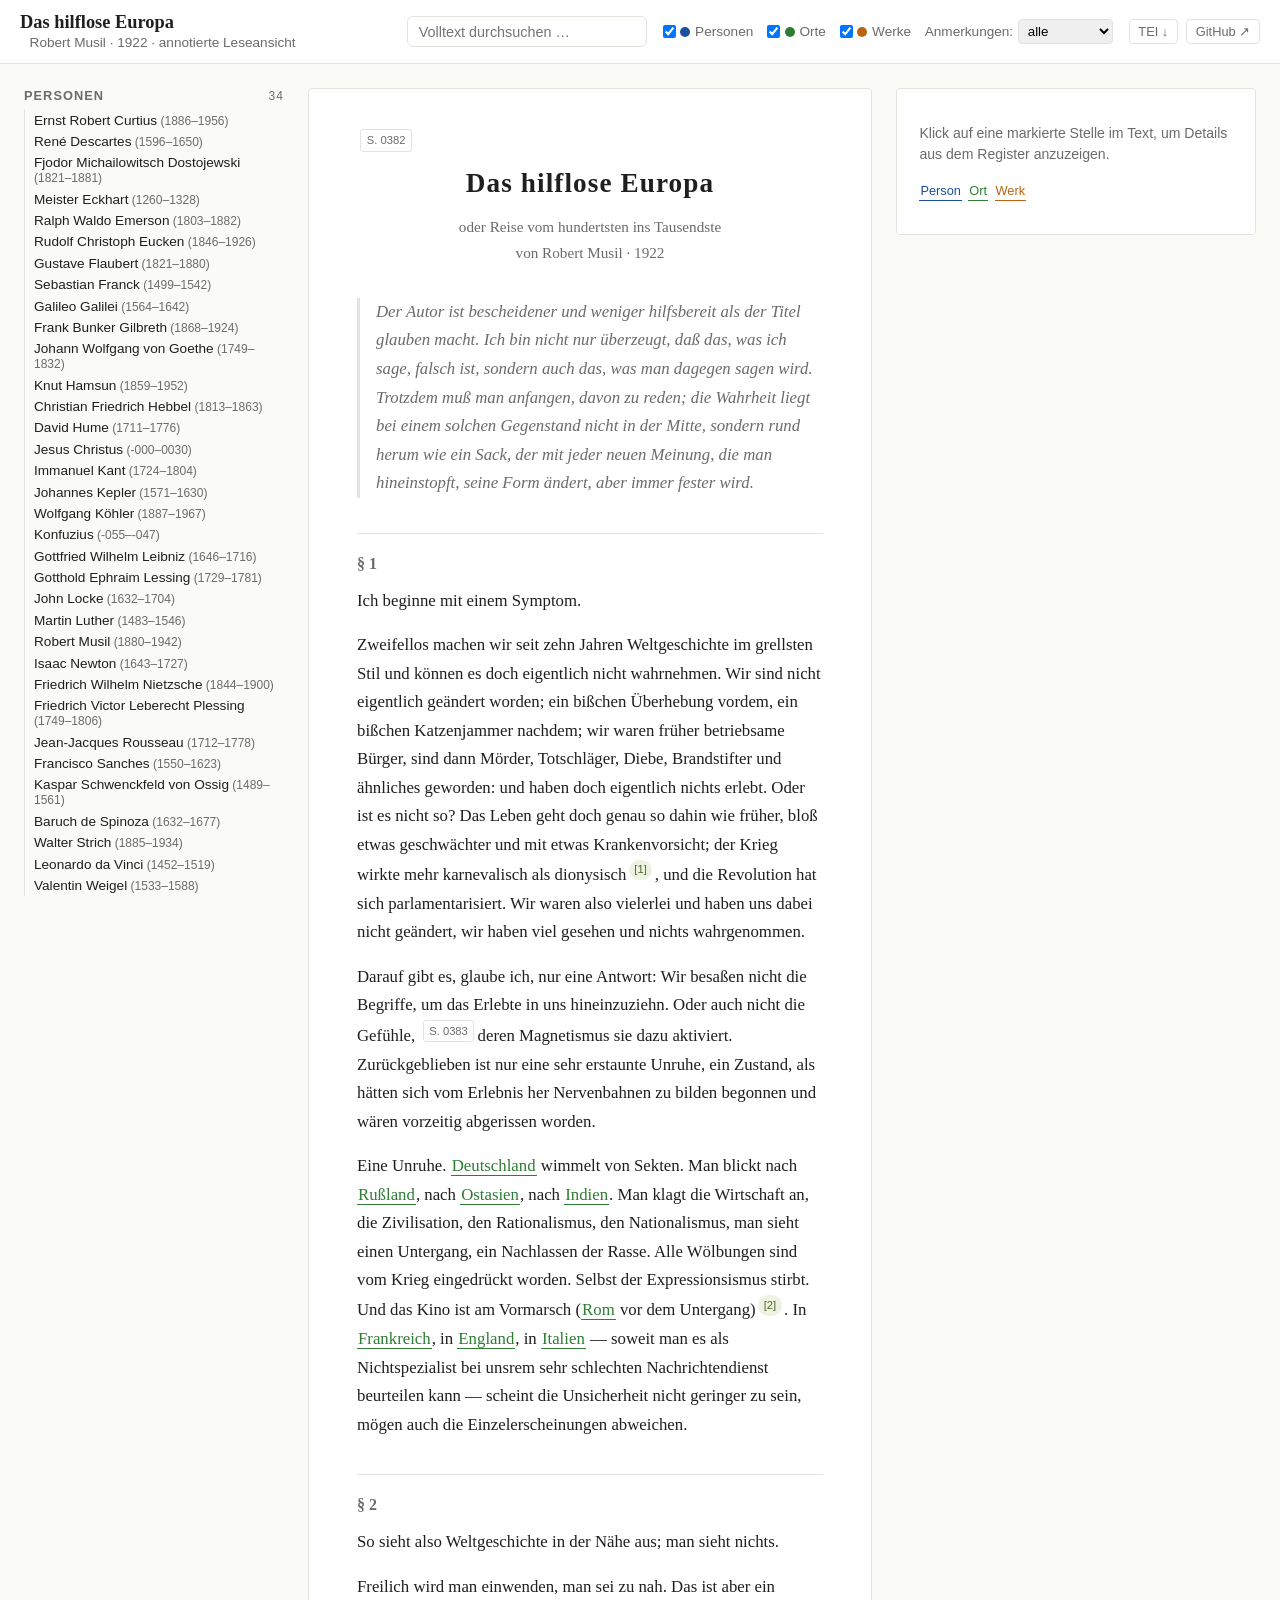
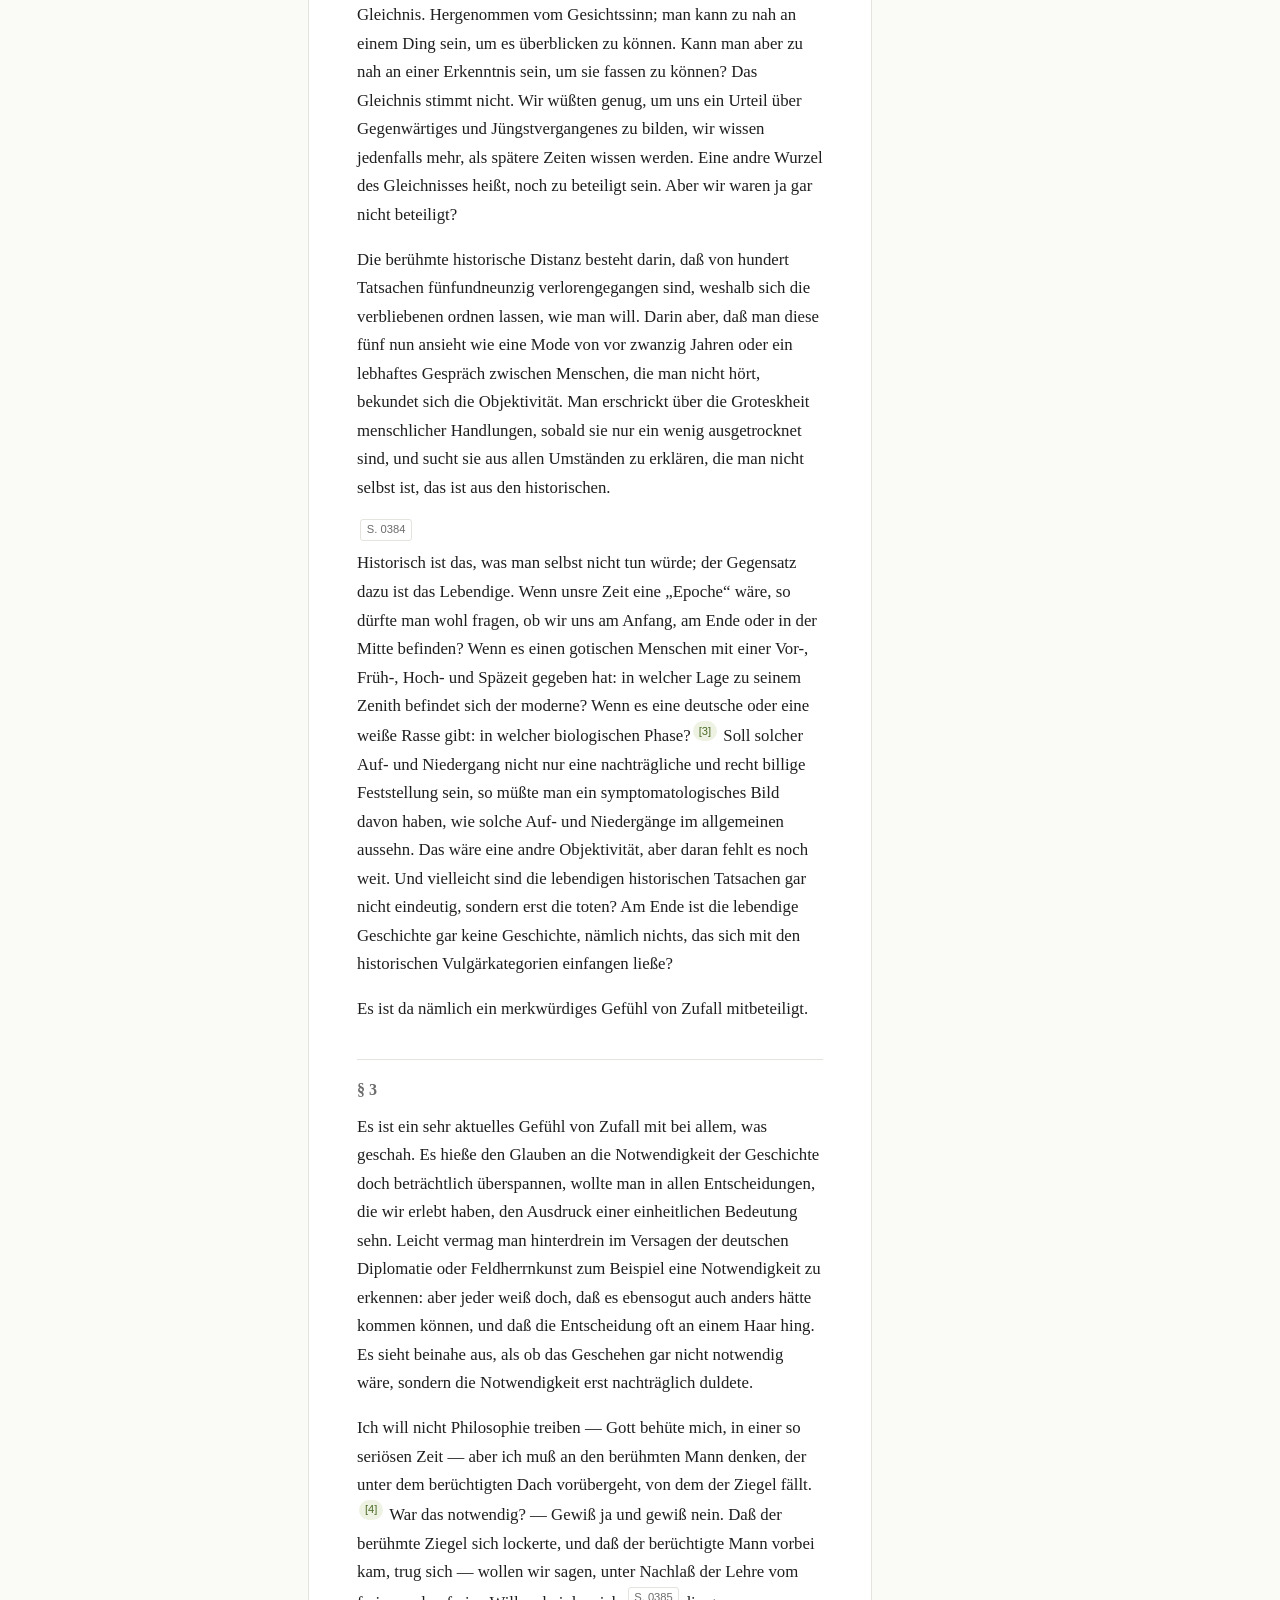
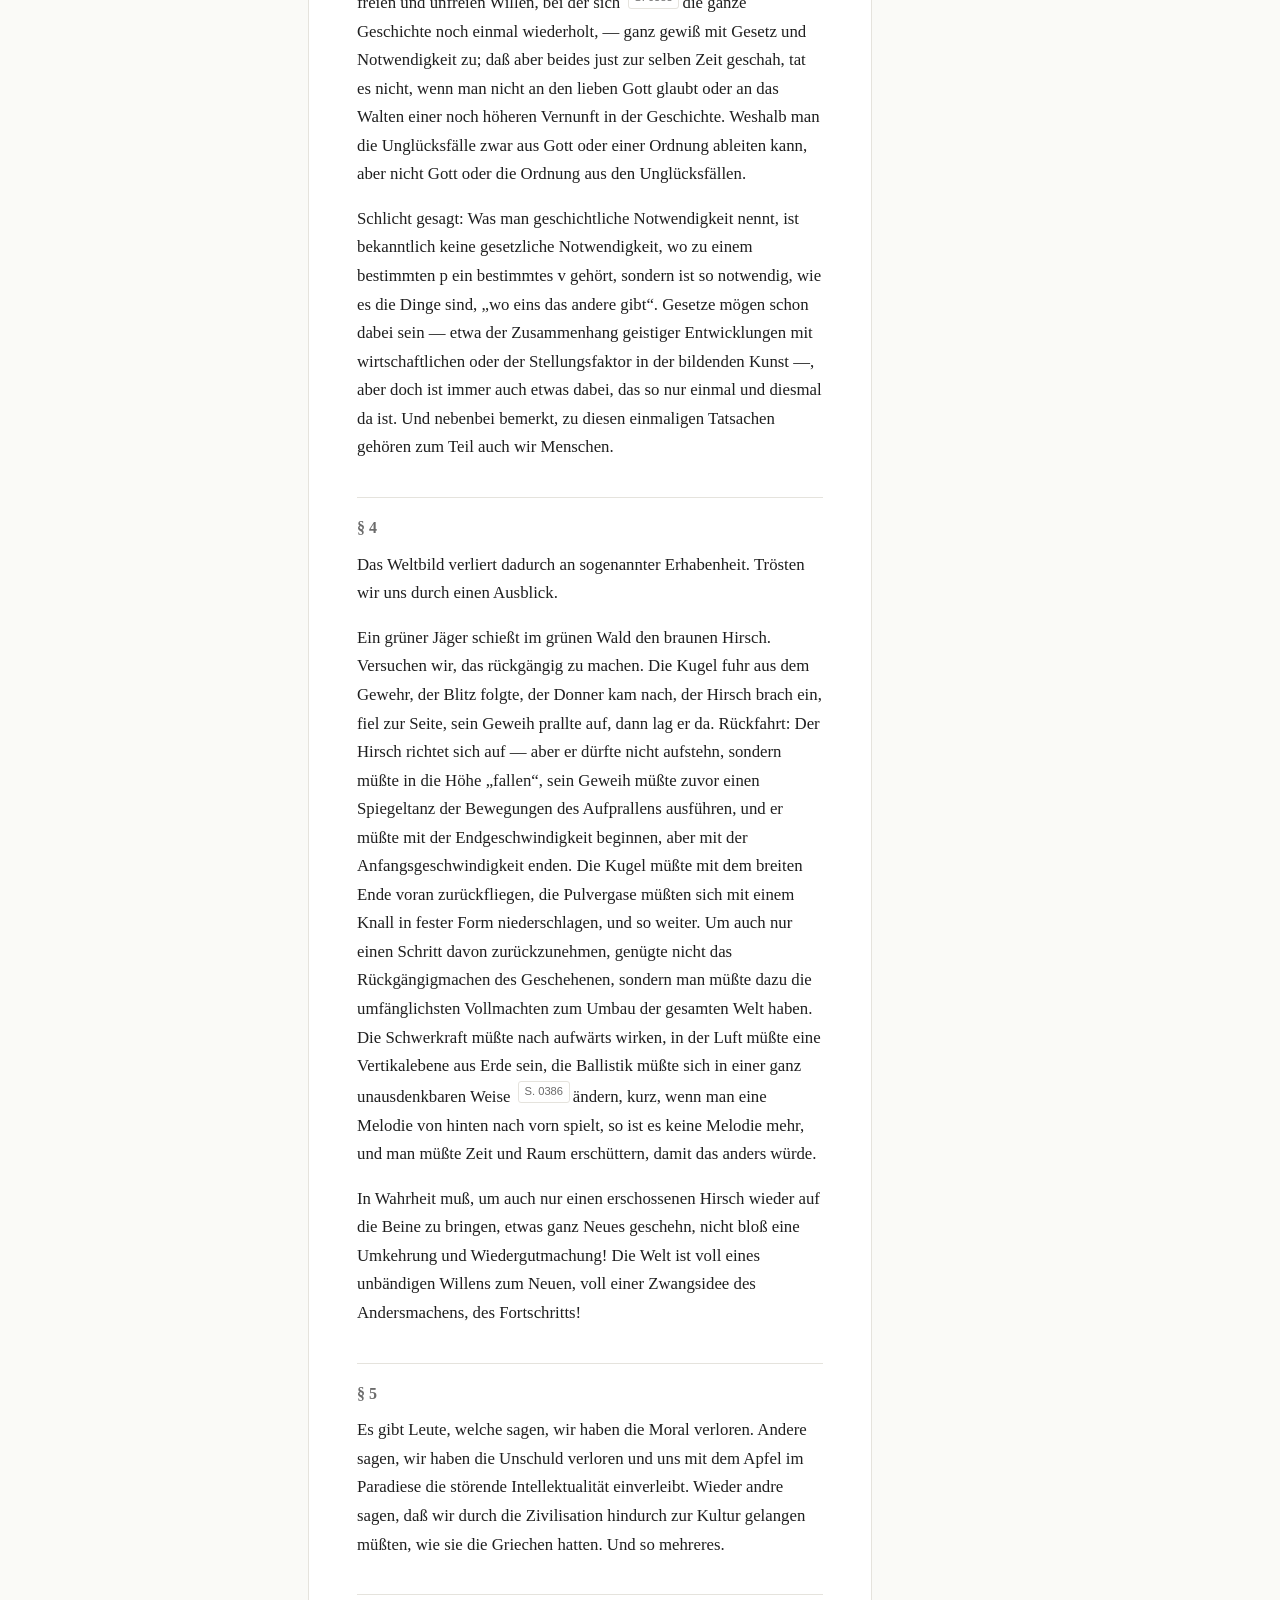
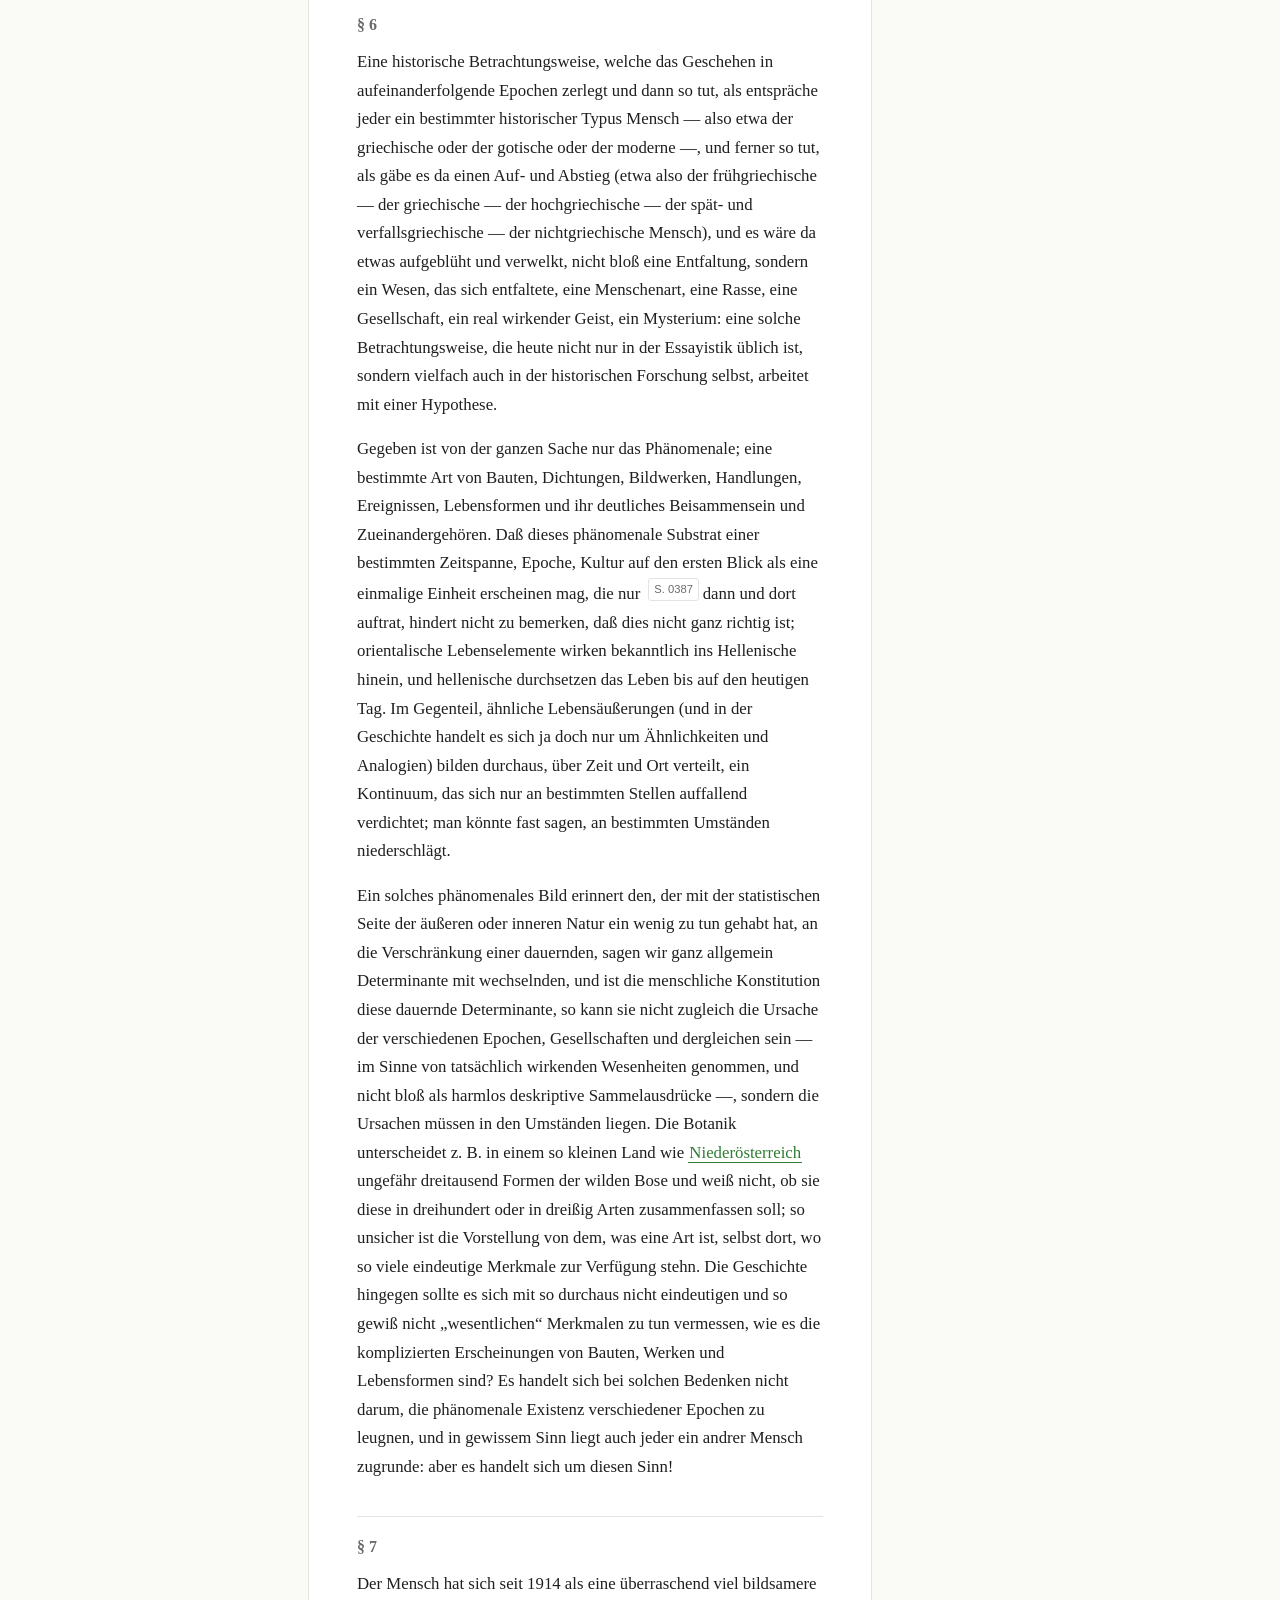
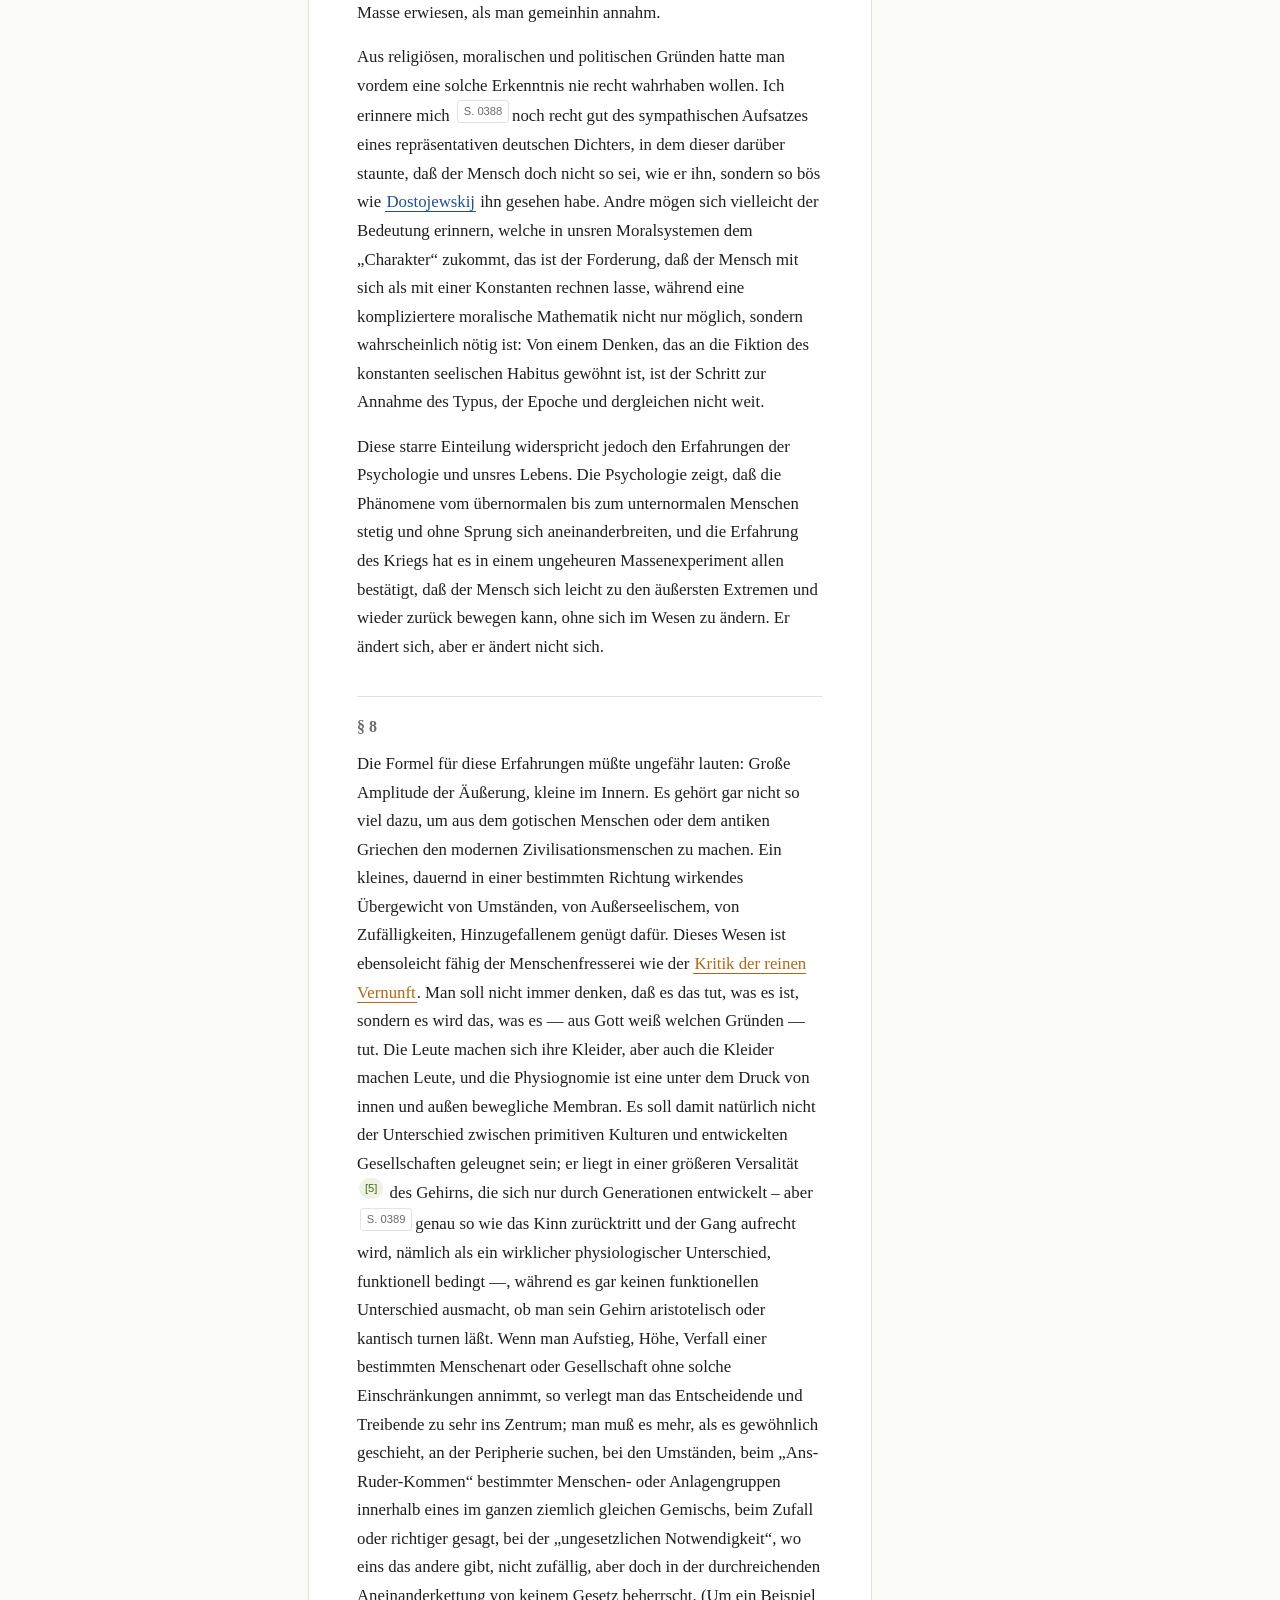
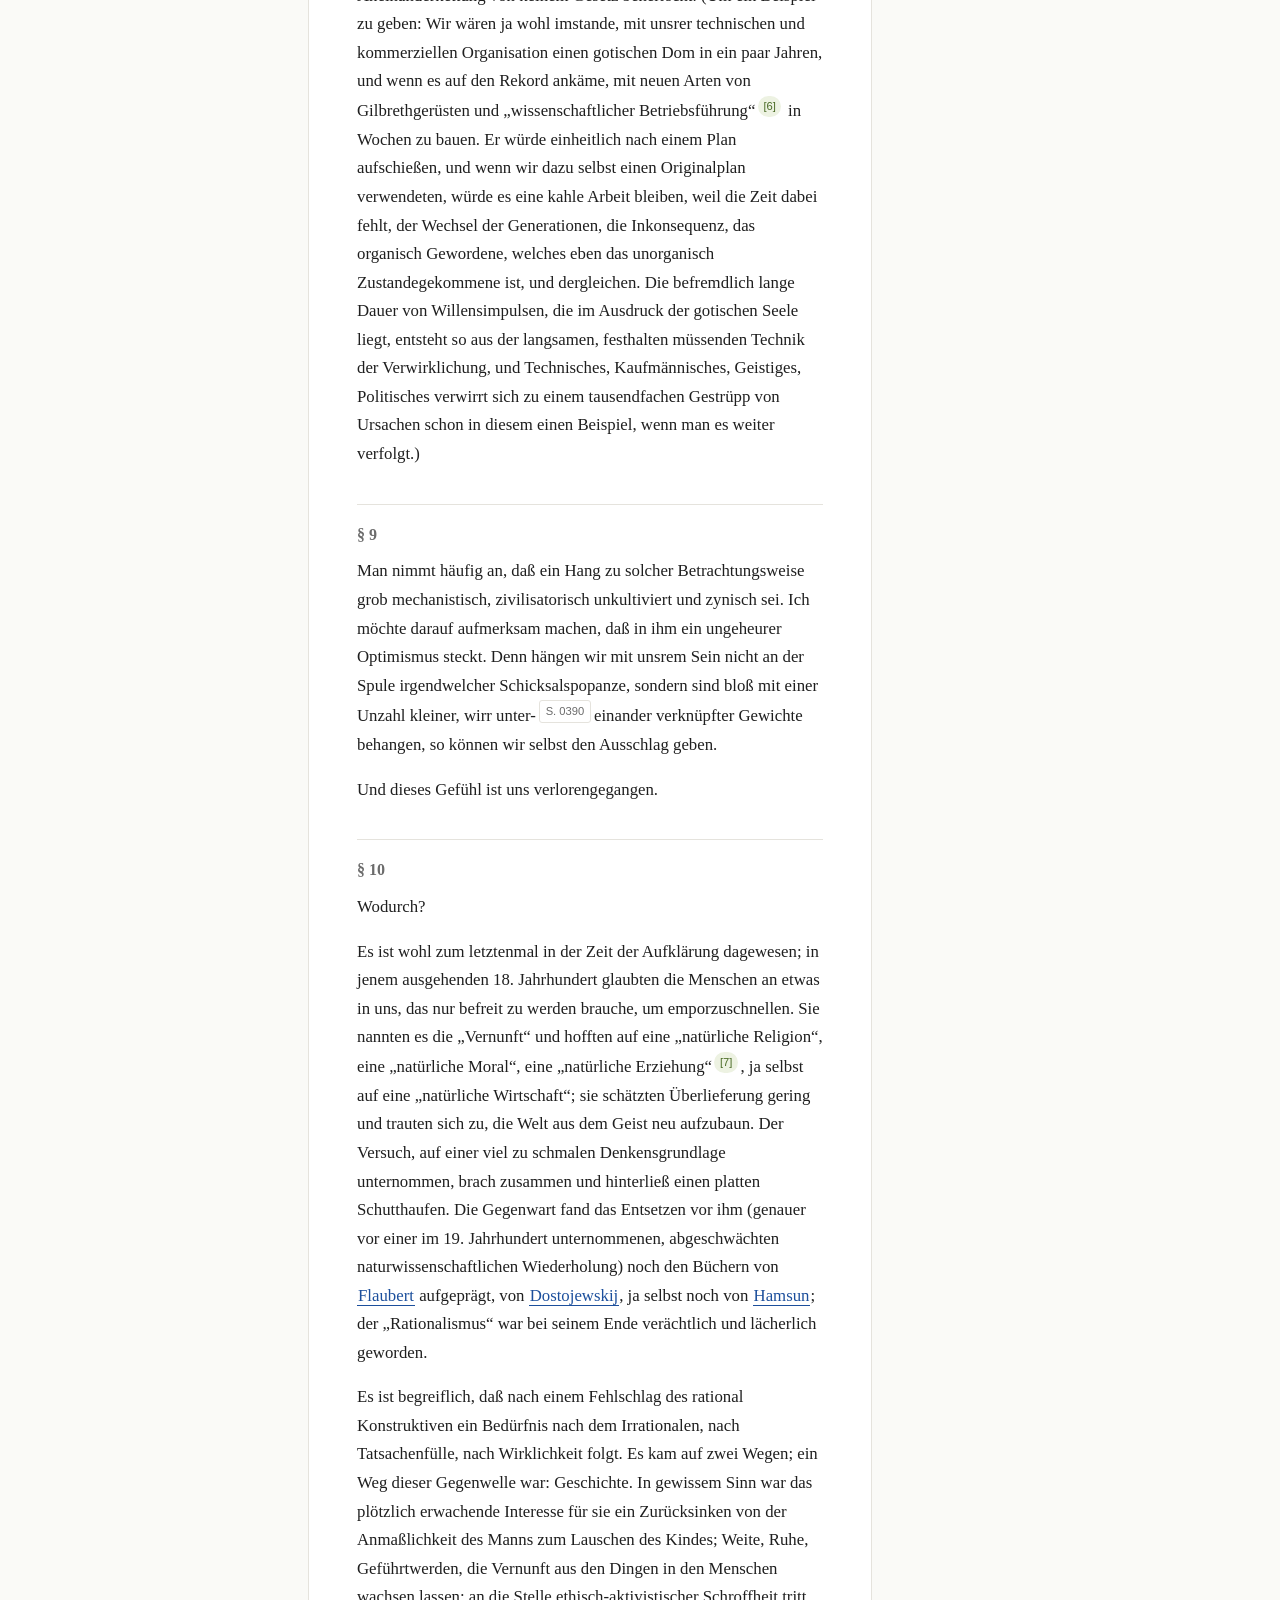
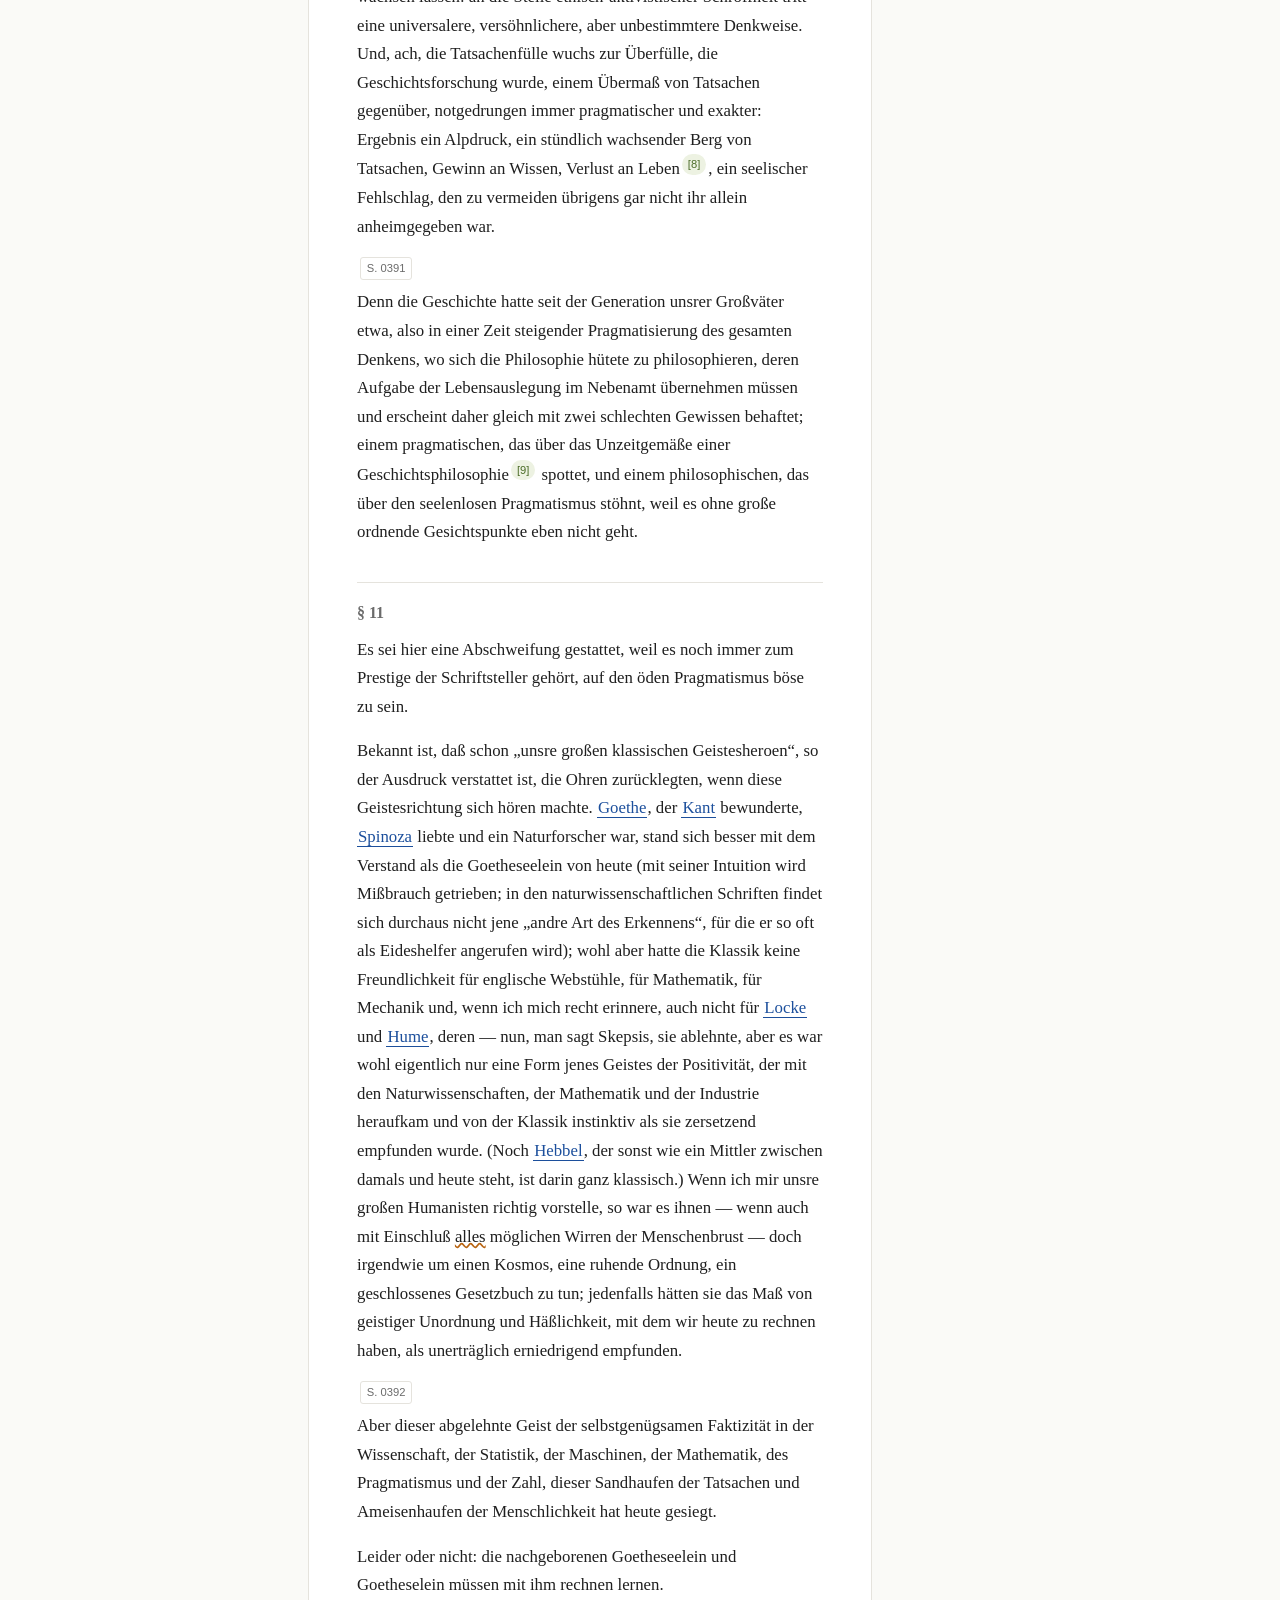
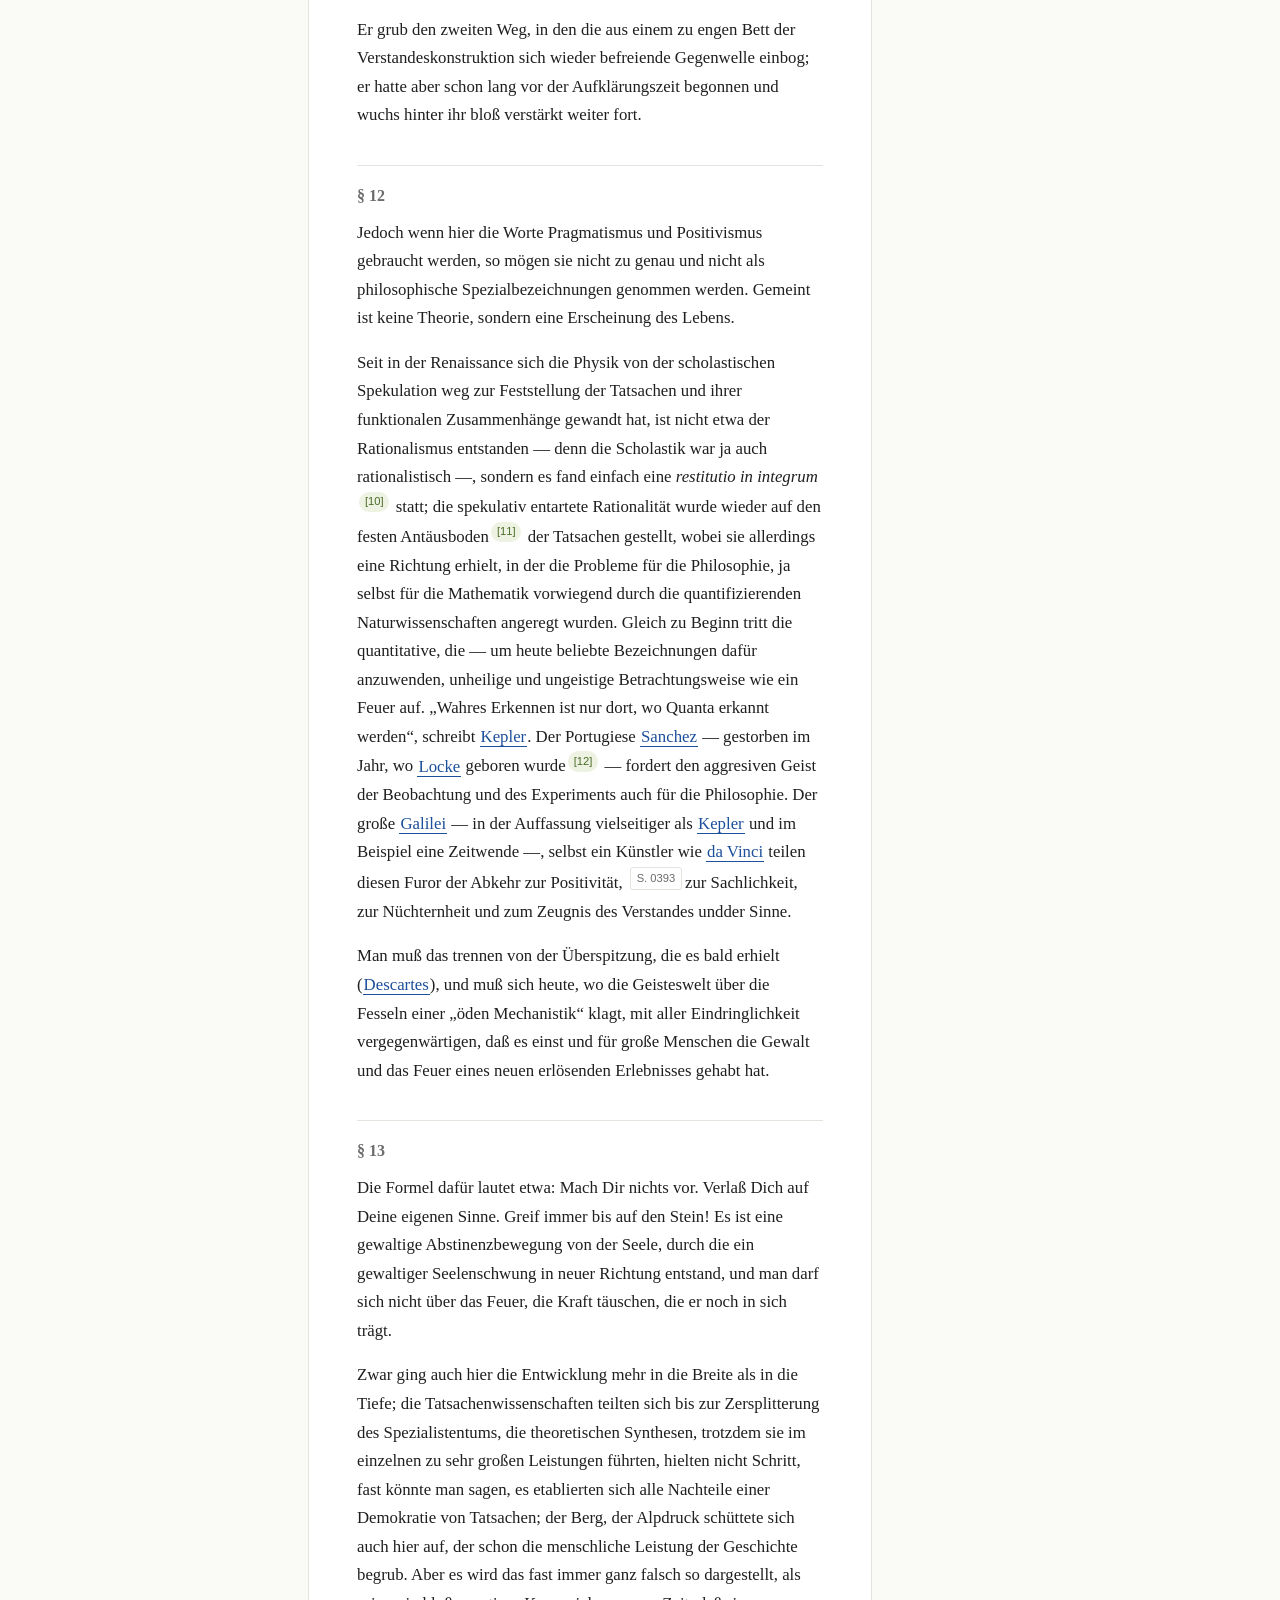
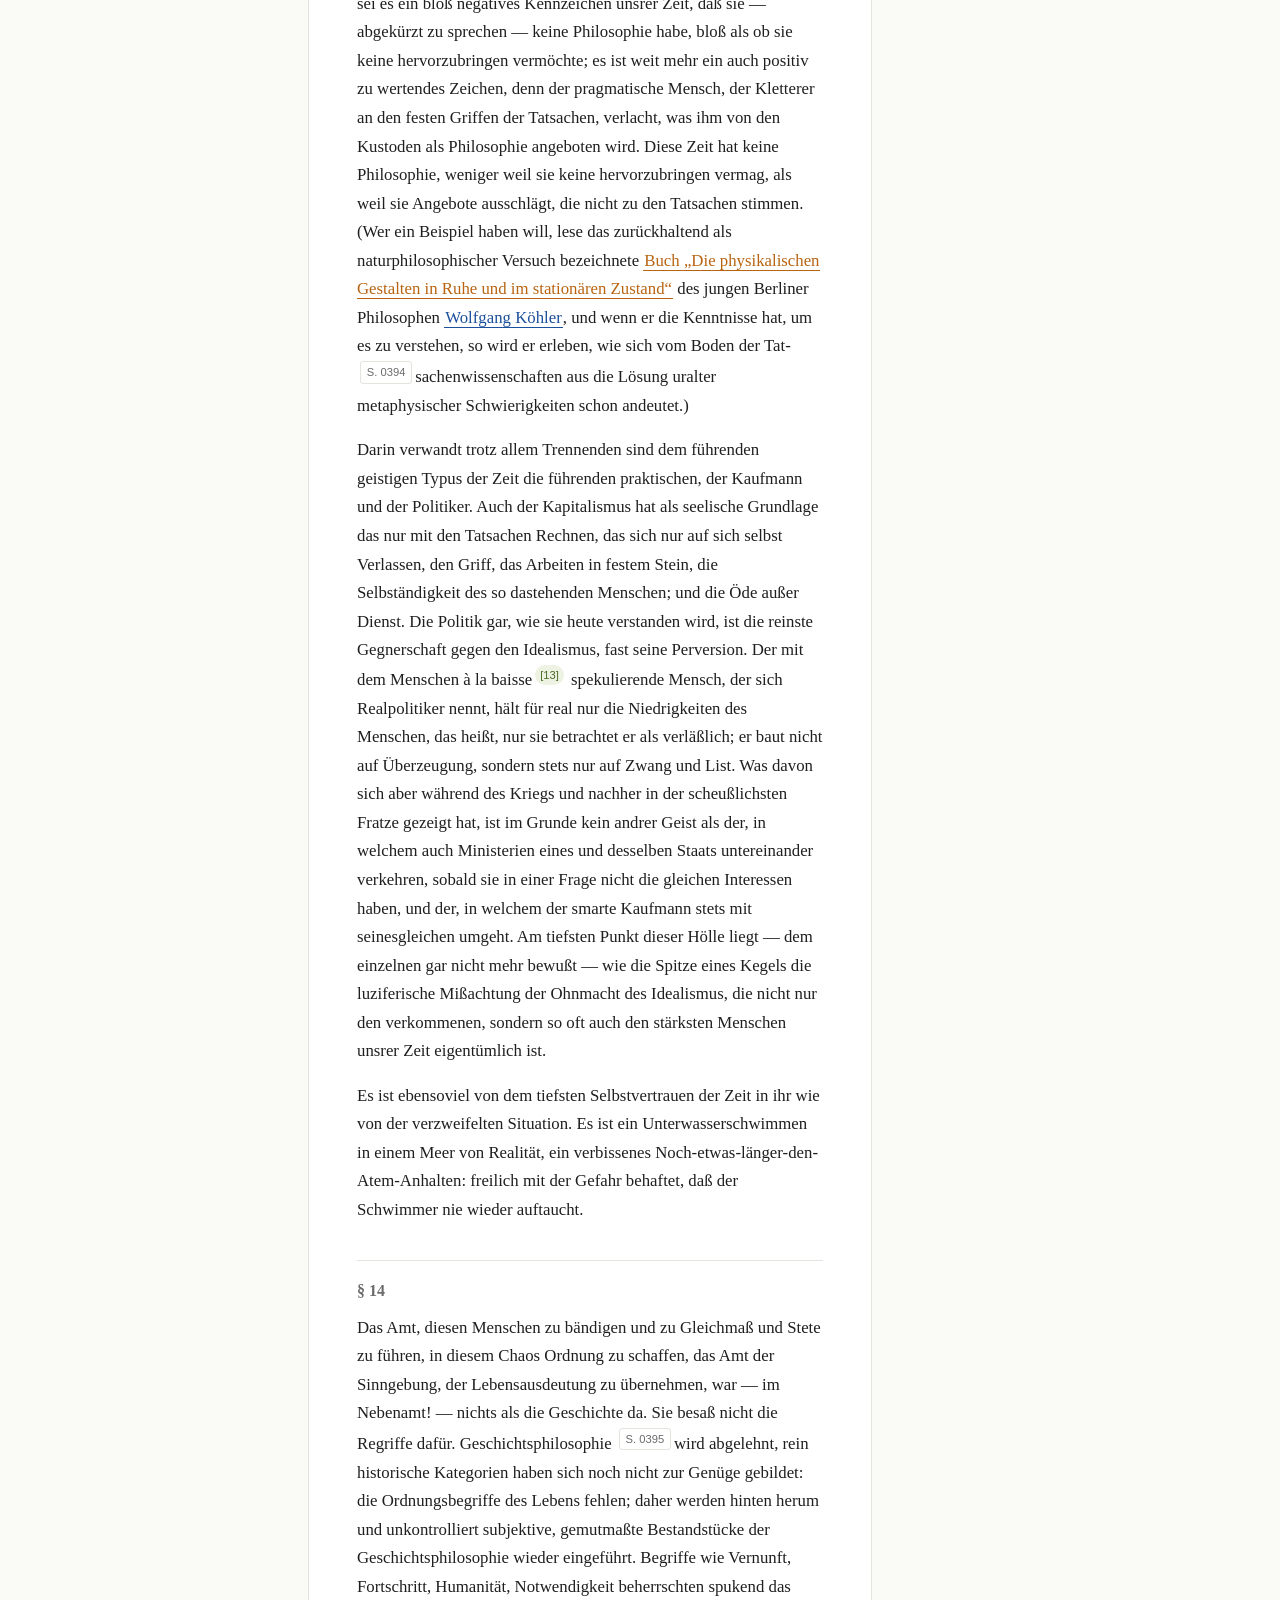
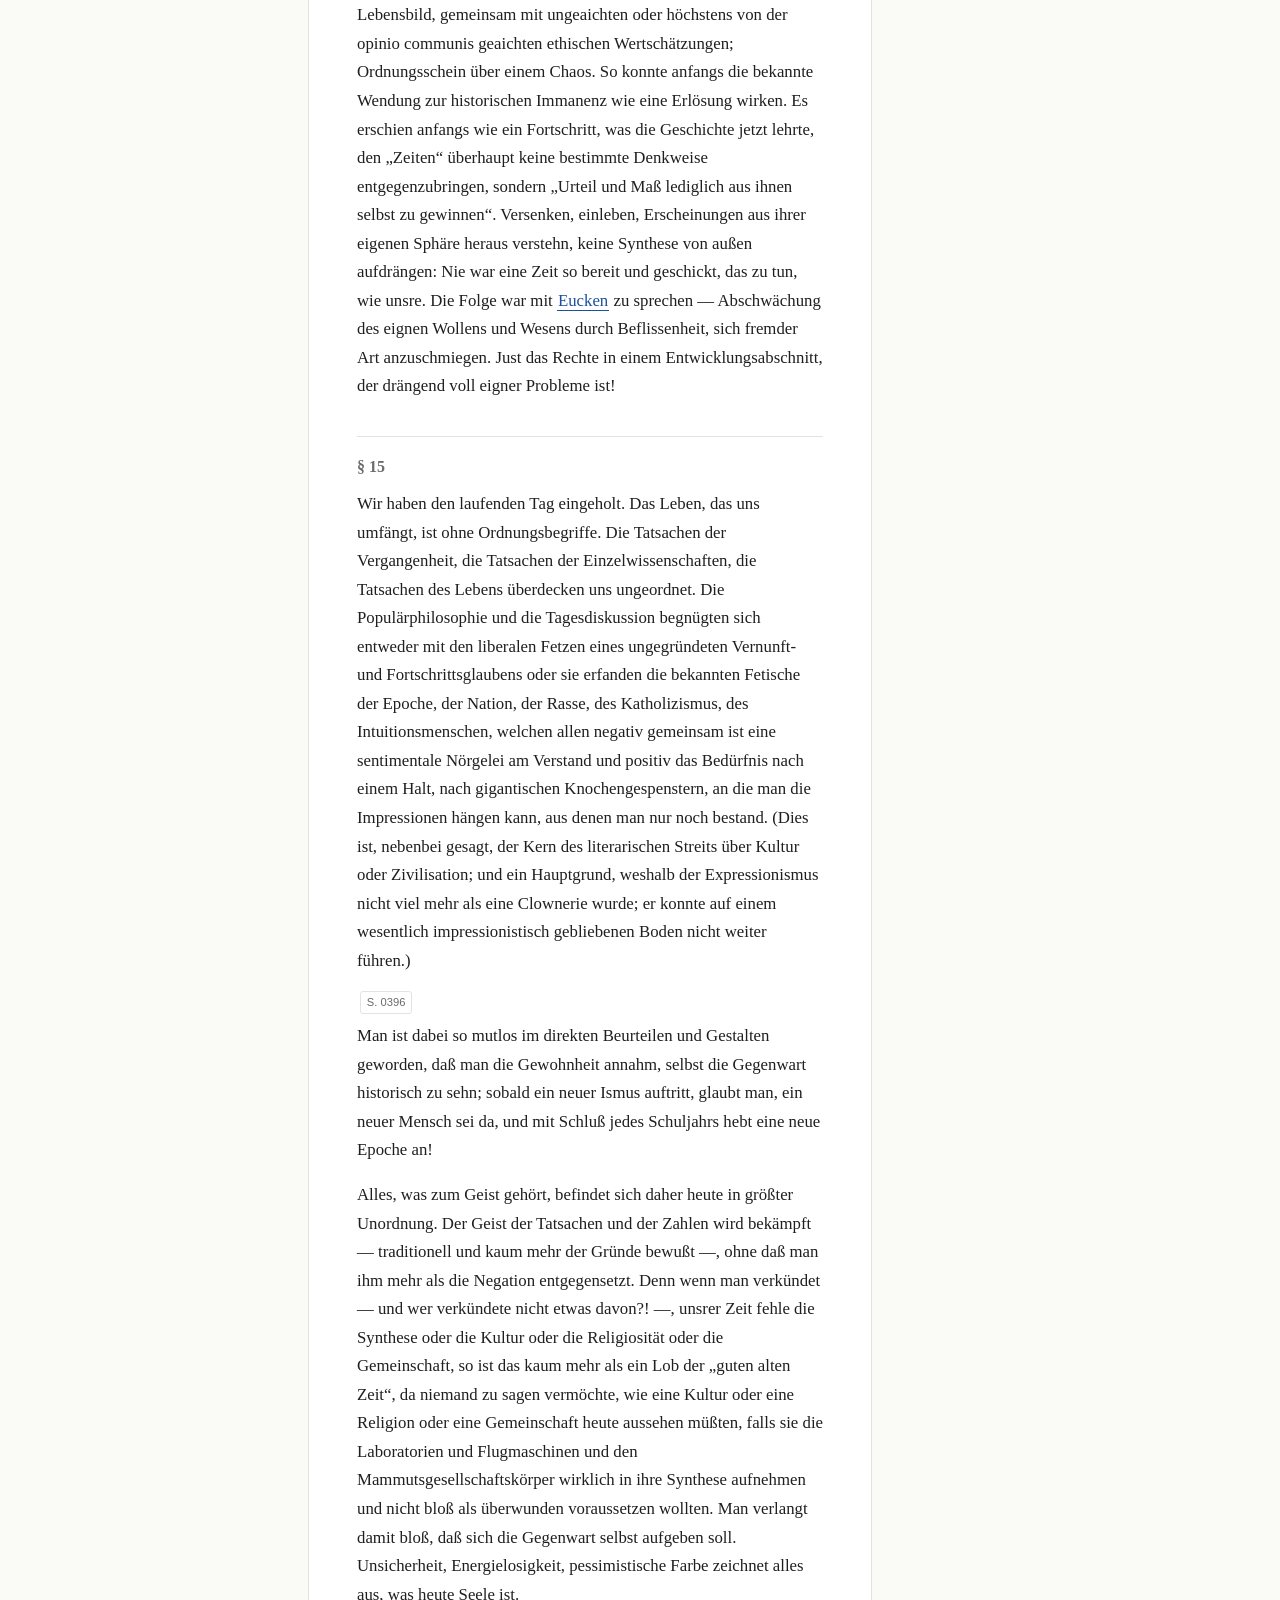
<file: index.html>
<!DOCTYPE html>
<html lang="de">
<head>
  <meta charset="UTF-8" />
  <meta name="viewport" content="width=device-width, initial-scale=1.0" />
  <title>Robert Musil – Das hilflose Europa (annotierte Leseansicht)</title>
  <link rel="icon" type="image/svg+xml" href="favicon.svg" />
  <link rel="canonical" href="https://ottosmops.github.io/Das-hilflose-Europa/" />
  <meta name="description" content="Robert Musils Essay von 1922 als annotierte TEI-Edition: Personen, Orte und Werke mit Normdaten (GND, Wikidata, GeoNames) und erklärenden Kommentaren auf Abiturniveau." />

  <meta property="og:type" content="article" />
  <meta property="og:locale" content="de_DE" />
  <meta property="og:site_name" content="Das hilflose Europa – TEI-Edition" />
  <meta property="og:title" content="Das hilflose Europa – Robert Musil (1922)" />
  <meta property="og:description" content="Annotierte TEI-Leseausgabe mit Personen-, Orts- und Werkregister, Normdaten-Verknüpfung und erklärenden Kommentaren." />
  <meta property="og:url" content="https://ottosmops.github.io/Das-hilflose-Europa/" />
  <meta property="og:image" content="https://ottosmops.github.io/Das-hilflose-Europa/assets/og-banner.jpg" />
  <meta property="og:image:width" content="1200" />
  <meta property="og:image:height" content="630" />
  <meta property="og:image:alt" content="Porträt Robert Musils (Foto, 1930) neben dem Titel „Das hilflose Europa, oder Reise vom Hundertsten ins Tausendste, Robert Musil · 1922“." />

  <meta name="twitter:card" content="summary_large_image" />
  <meta name="twitter:title" content="Das hilflose Europa – Robert Musil (1922)" />
  <meta name="twitter:description" content="Annotierte TEI-Leseausgabe mit Register und Normdaten." />
  <meta name="twitter:image" content="https://ottosmops.github.io/Das-hilflose-Europa/assets/og-banner.jpg" />

  <link rel="stylesheet" href="viewer.css" />
</head>
<body>
  <div class="topbar-wrap">
  <header class="topbar">
    <div class="topbar-left">
      <h1>Das hilflose Europa</h1>
      <span class="subtitle">Robert Musil · 1922 · annotierte Leseansicht</span>
    </div>
    <div class="topbar-right">
      <input type="search" id="search" placeholder="Volltext durchsuchen …" />
      <div class="filters">
        <label class="filter"><input type="checkbox" data-filter="person" checked /> <span class="dot person"></span> Personen</label>
        <label class="filter"><input type="checkbox" data-filter="place" checked /> <span class="dot place"></span> Orte</label>
        <label class="filter"><input type="checkbox" data-filter="bibl" checked /> <span class="dot bibl"></span> Werke</label>
        <label class="filter notes"><span>Anmerkungen:</span>
          <select id="note-filter">
            <option value="all">alle</option>
            <option value="ak">nur ak</option>
            <option value="claude">nur claude</option>
            <option value="none">keine</option>
          </select>
        </label>
      </div>
      <div class="meta-links">
        <a class="meta-link" href="das_hilflose_europa.xml" download
           title="TEI-XML herunterladen">TEI&nbsp;↓</a>
        <a class="meta-link" href="https://github.com/ottosmops/Das-hilflose-Europa"
           target="_blank" rel="noopener" title="GitHub-Repository öffnen">GitHub&nbsp;↗</a>
      </div>
    </div>
  </header>

  <div id="search-results" class="search-results" hidden></div>
  </div>

  <main>
    <aside class="index" id="index">
      <div class="index-section">
        <h2 data-toggle="persons">Personen <span class="count" id="count-persons">–</span></h2>
        <ul id="list-persons"></ul>
      </div>
      <div class="index-section">
        <h2 data-toggle="places">Orte <span class="count" id="count-places">–</span></h2>
        <ul id="list-places"></ul>
      </div>
      <div class="index-section">
        <h2 data-toggle="bibls">Werke <span class="count" id="count-bibls">–</span></h2>
        <ul id="list-bibls"></ul>
      </div>
    </aside>

    <article id="reading" class="reading">
      <div class="loading">Lade TEI …</div>
    </article>

    <aside class="detail" id="detail">
      <div class="detail-empty">
        <p>Klick auf eine markierte Stelle im Text, um Details aus dem Register anzuzeigen.</p>
        <p class="legend">
          <span class="entity entity-person">Person</span>
          <span class="entity entity-place">Ort</span>
          <span class="entity entity-bibl">Werk</span>
        </p>
      </div>
    </aside>
  </main>

  <div id="tooltip" class="tooltip" hidden></div>

  <script src="viewer.js"></script>
</body>
</html>
</file>
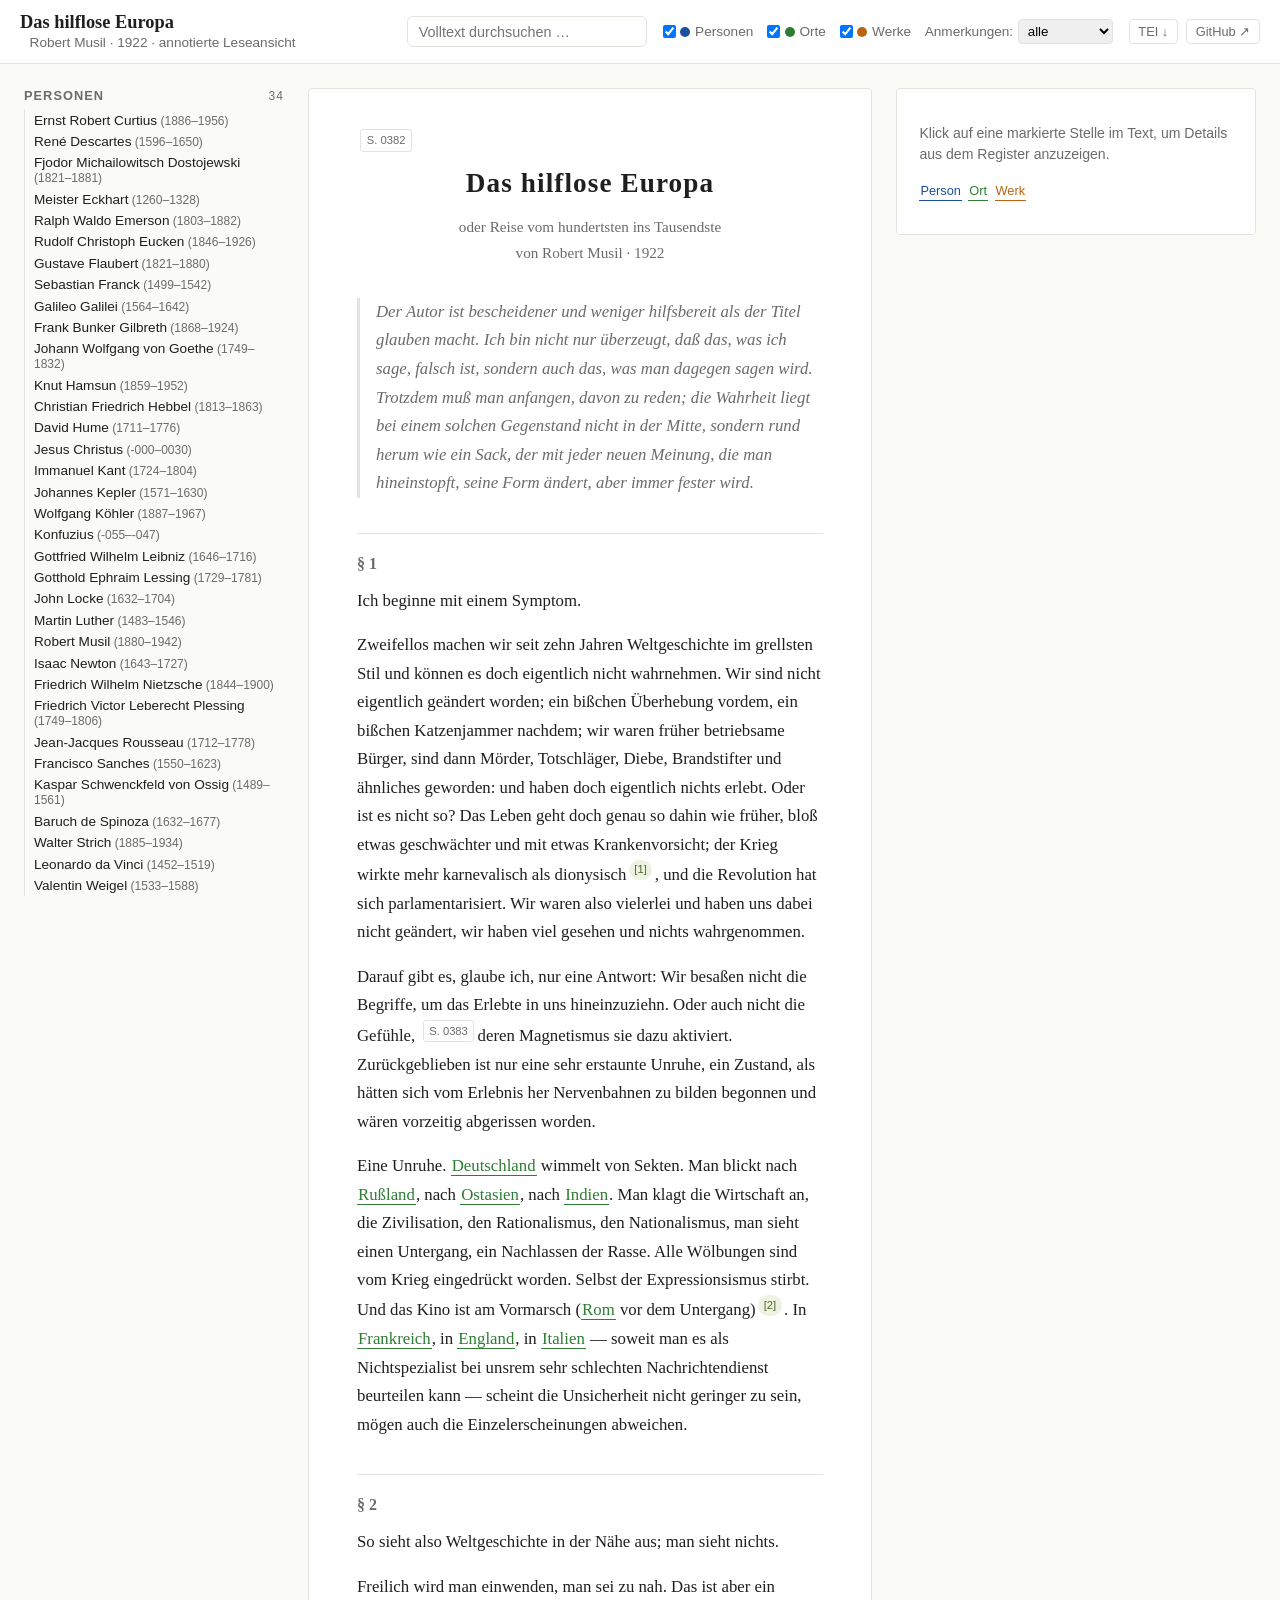
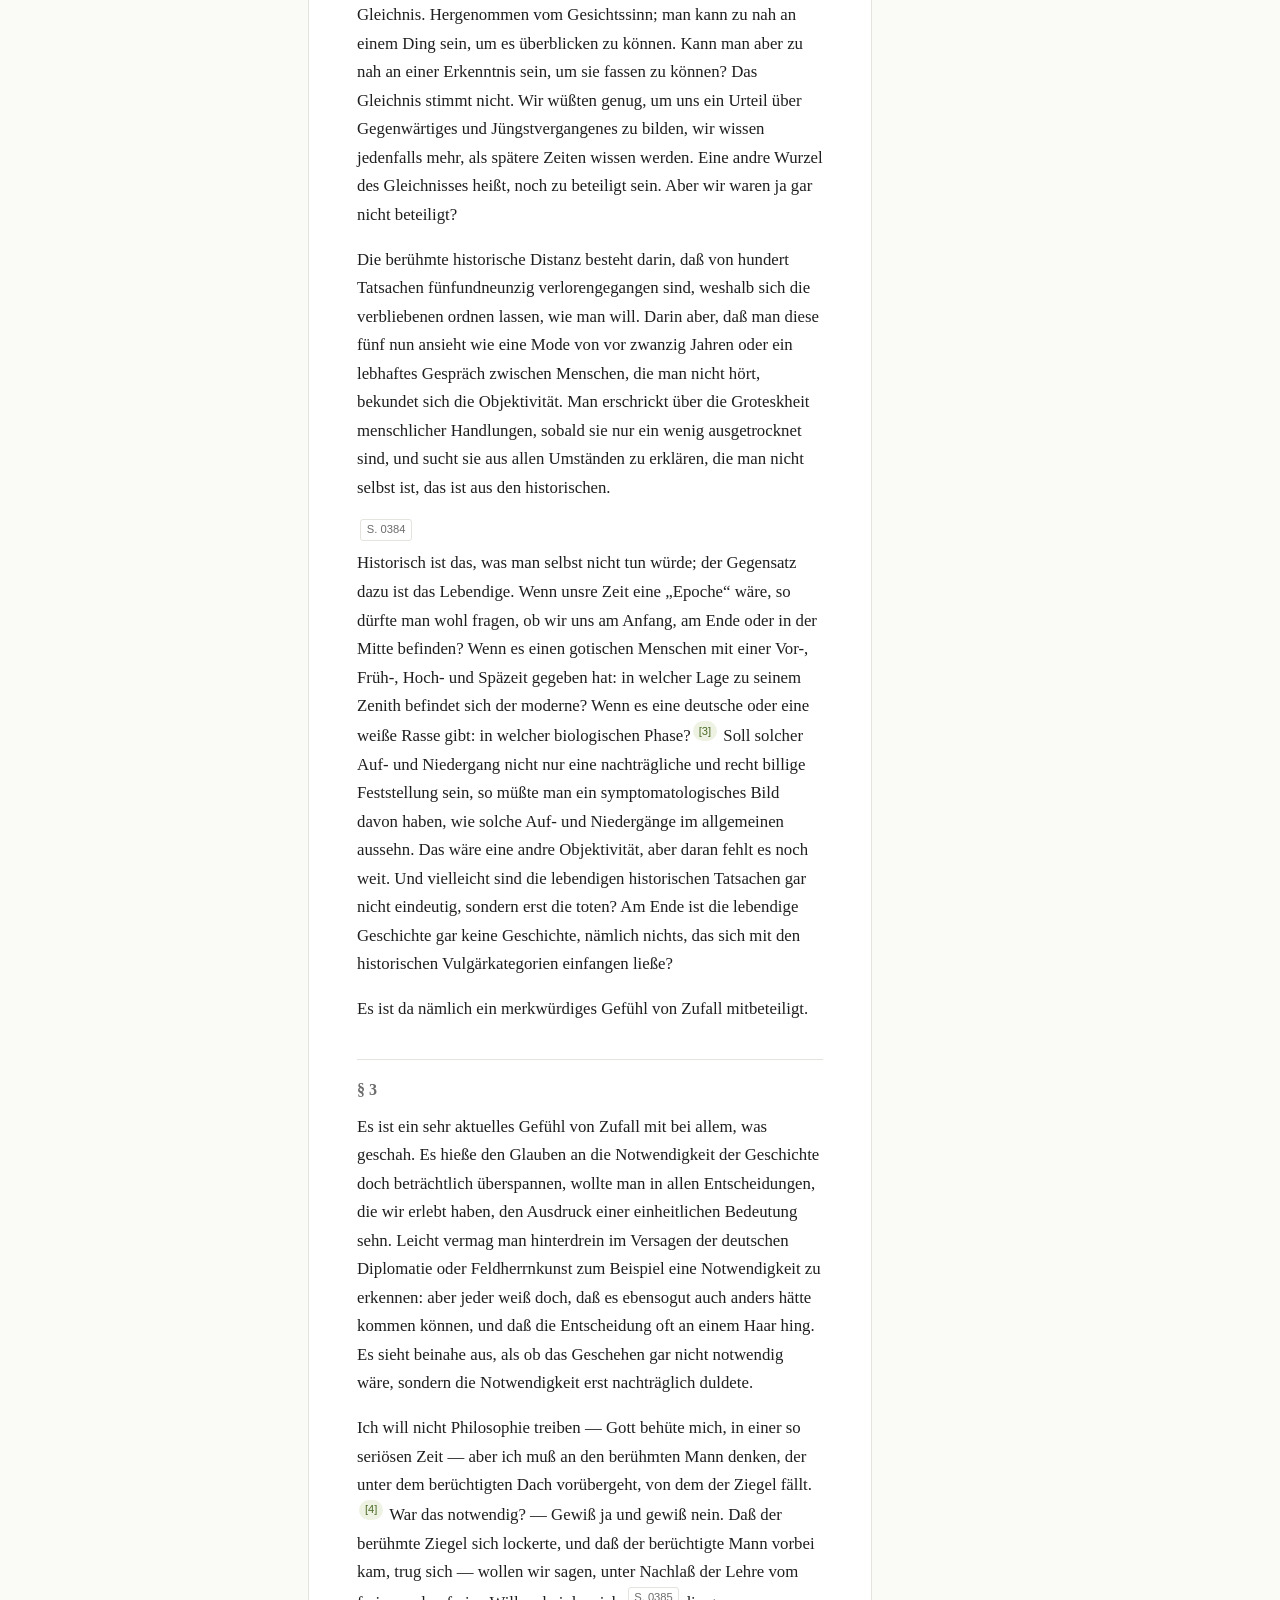
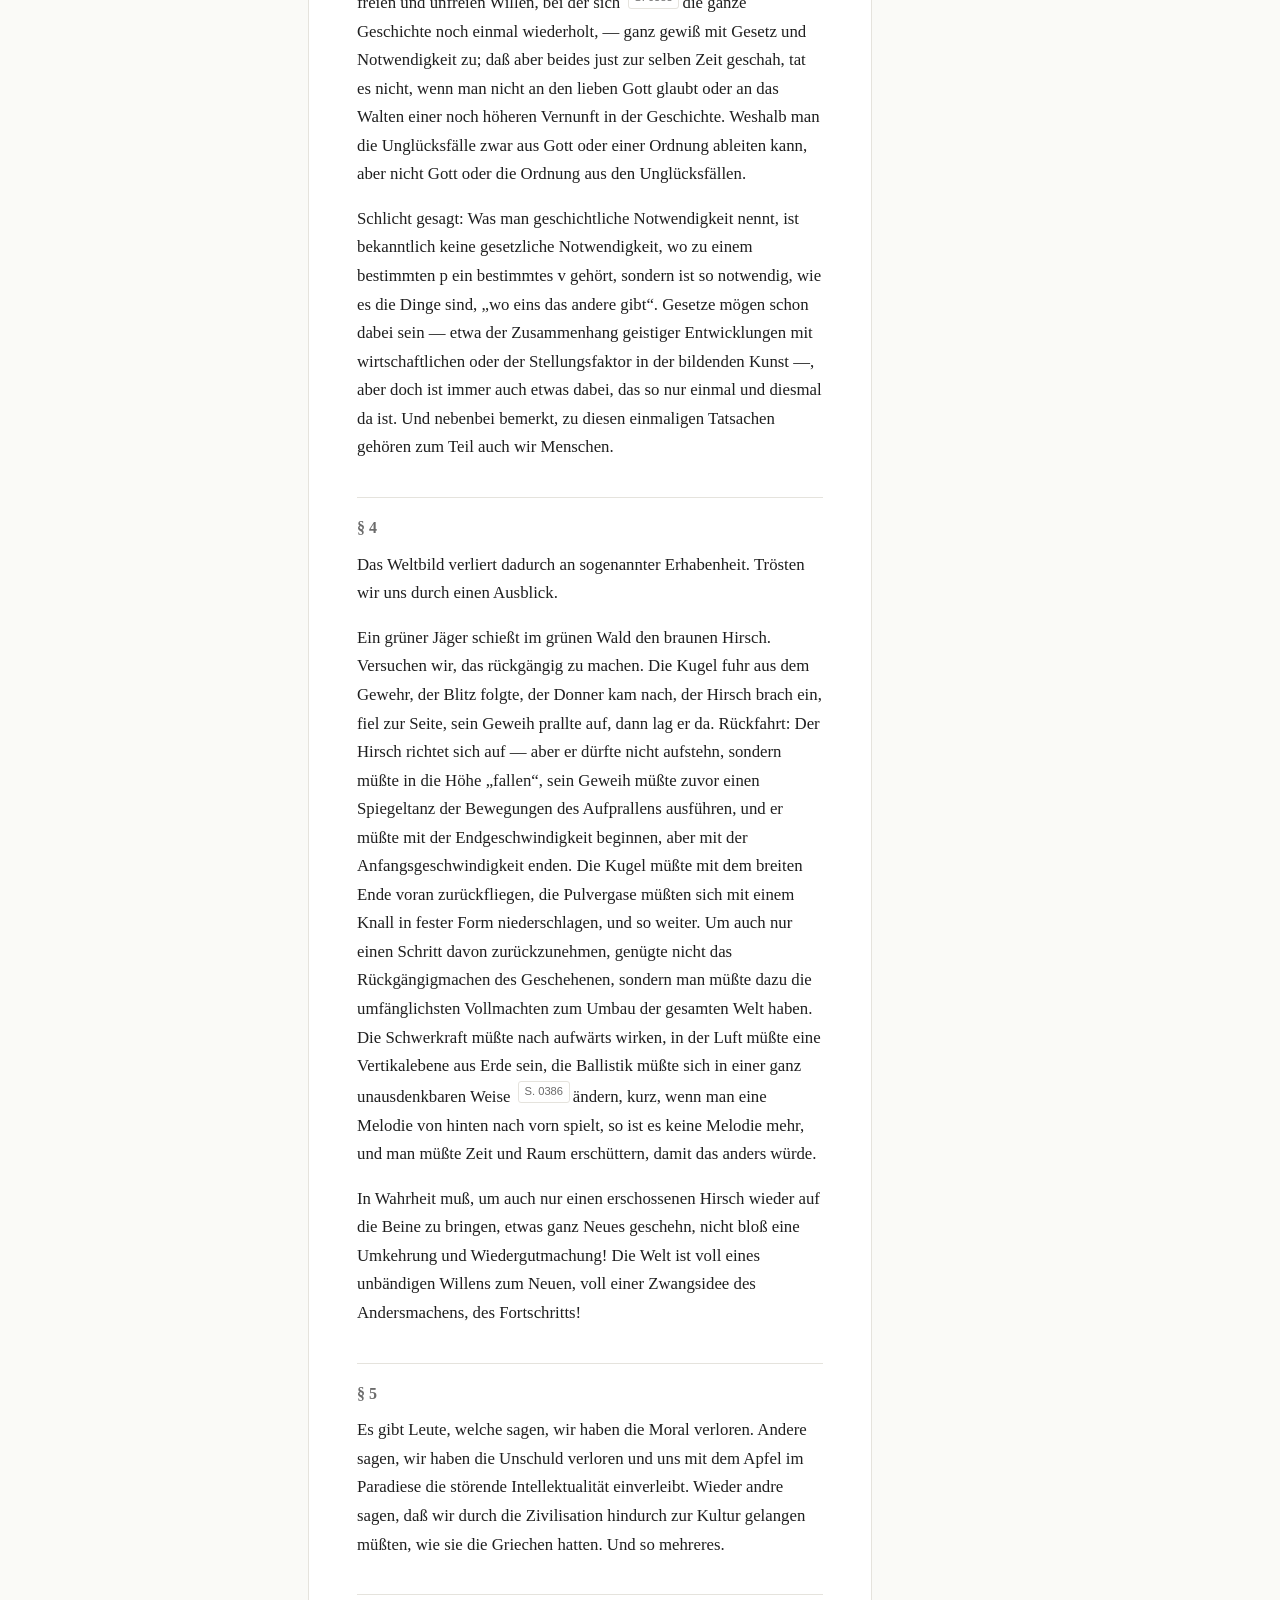
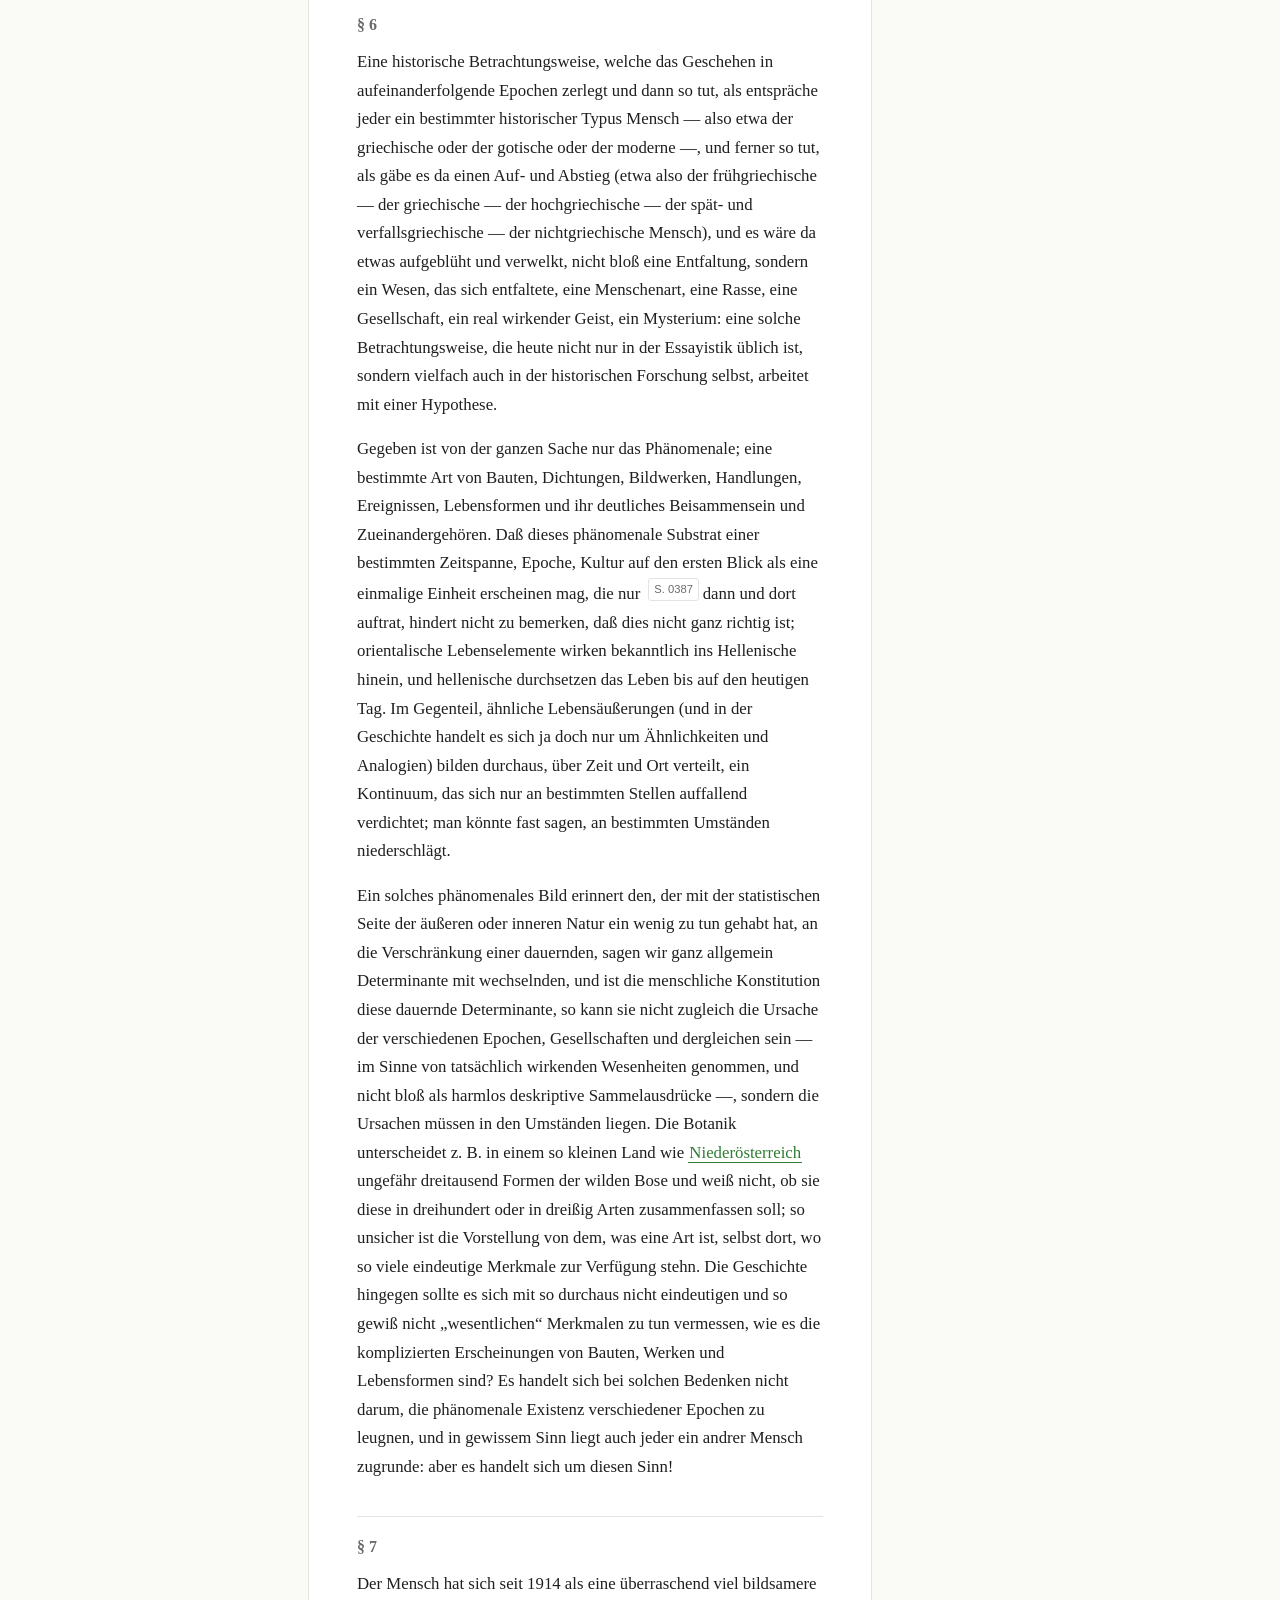
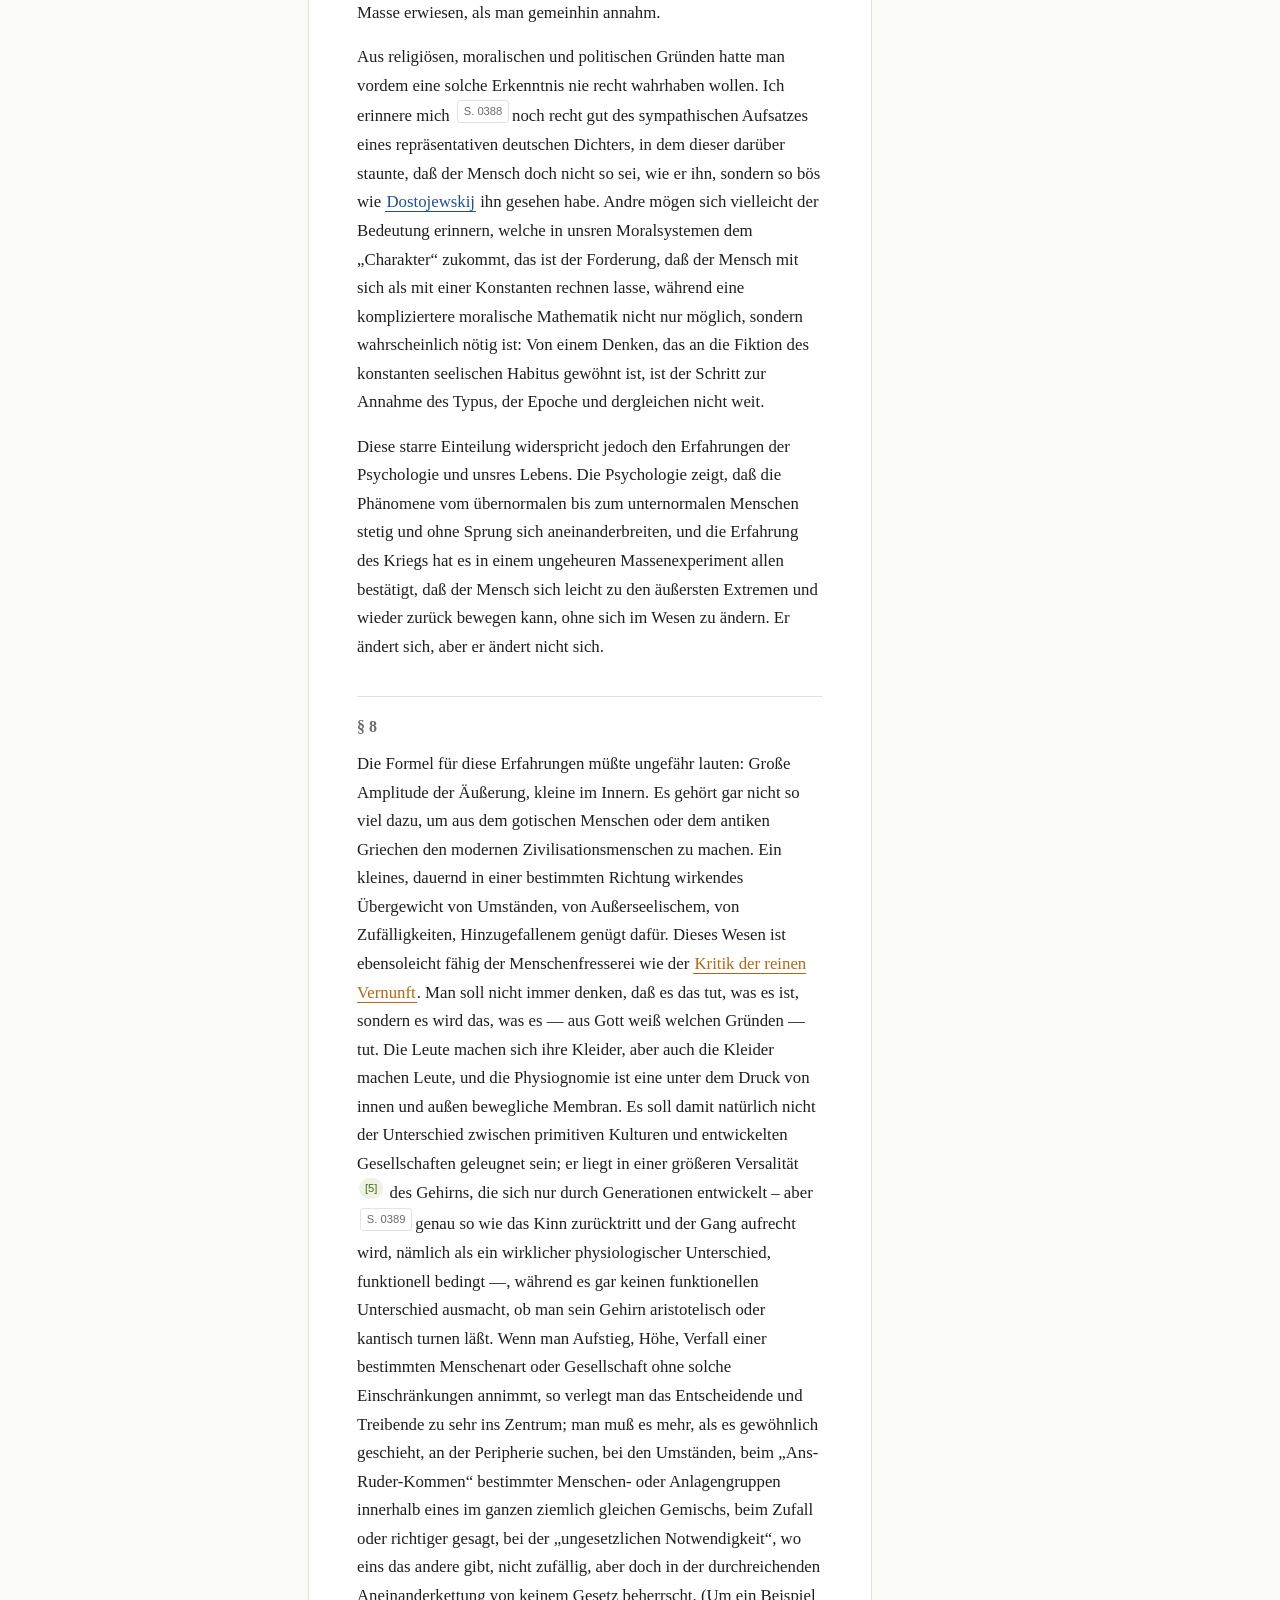
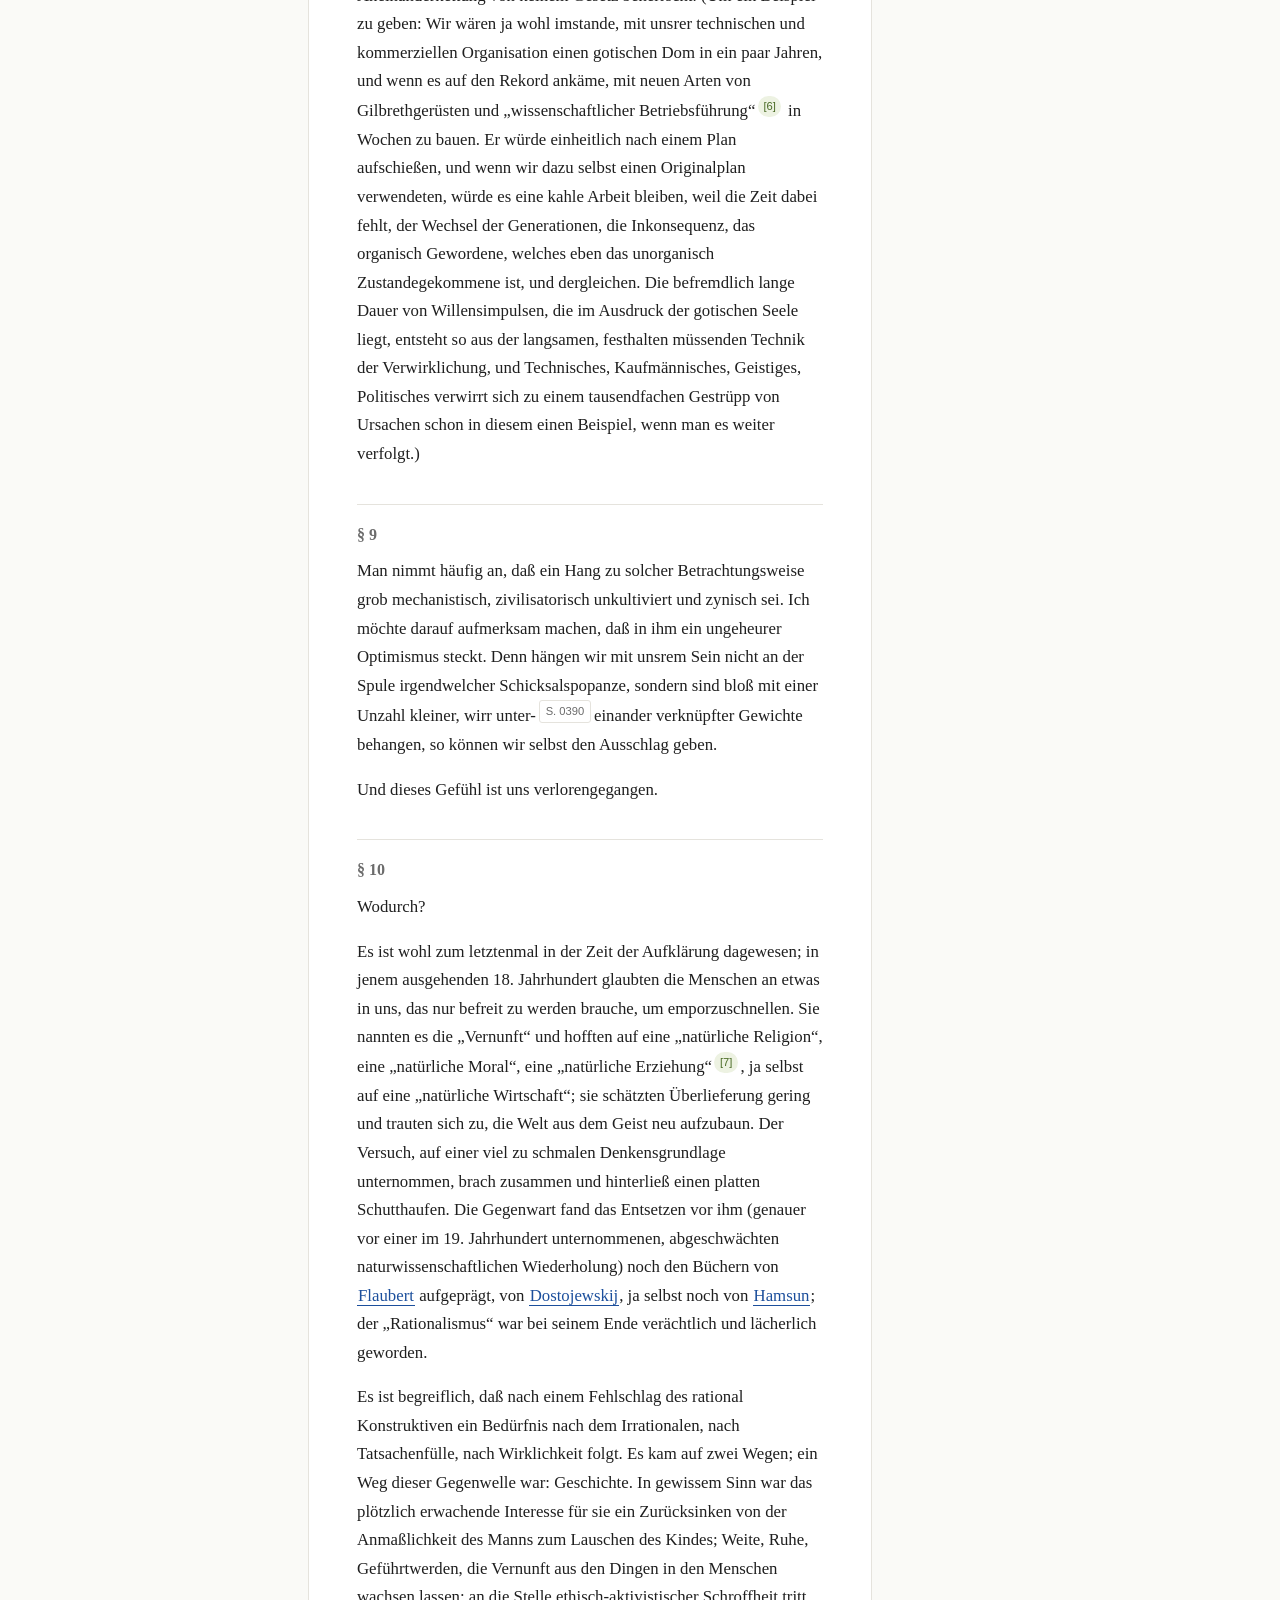
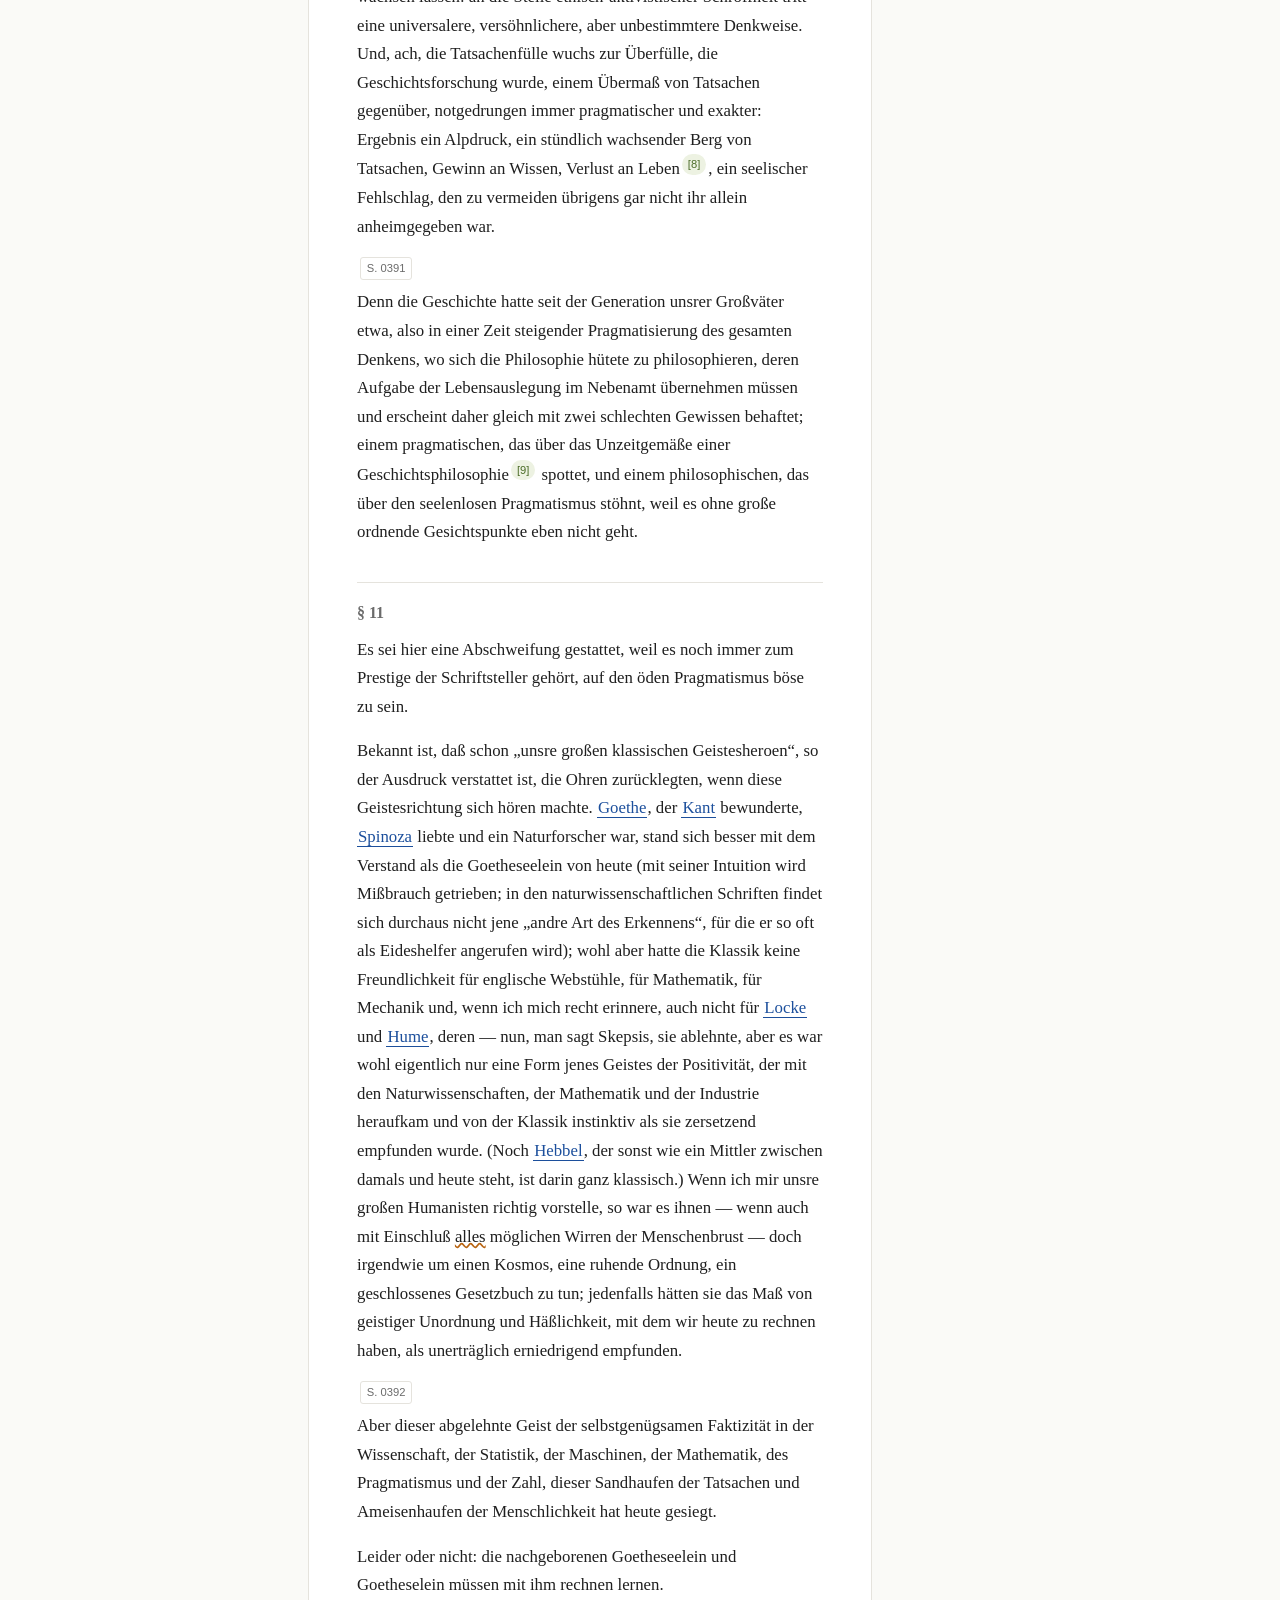
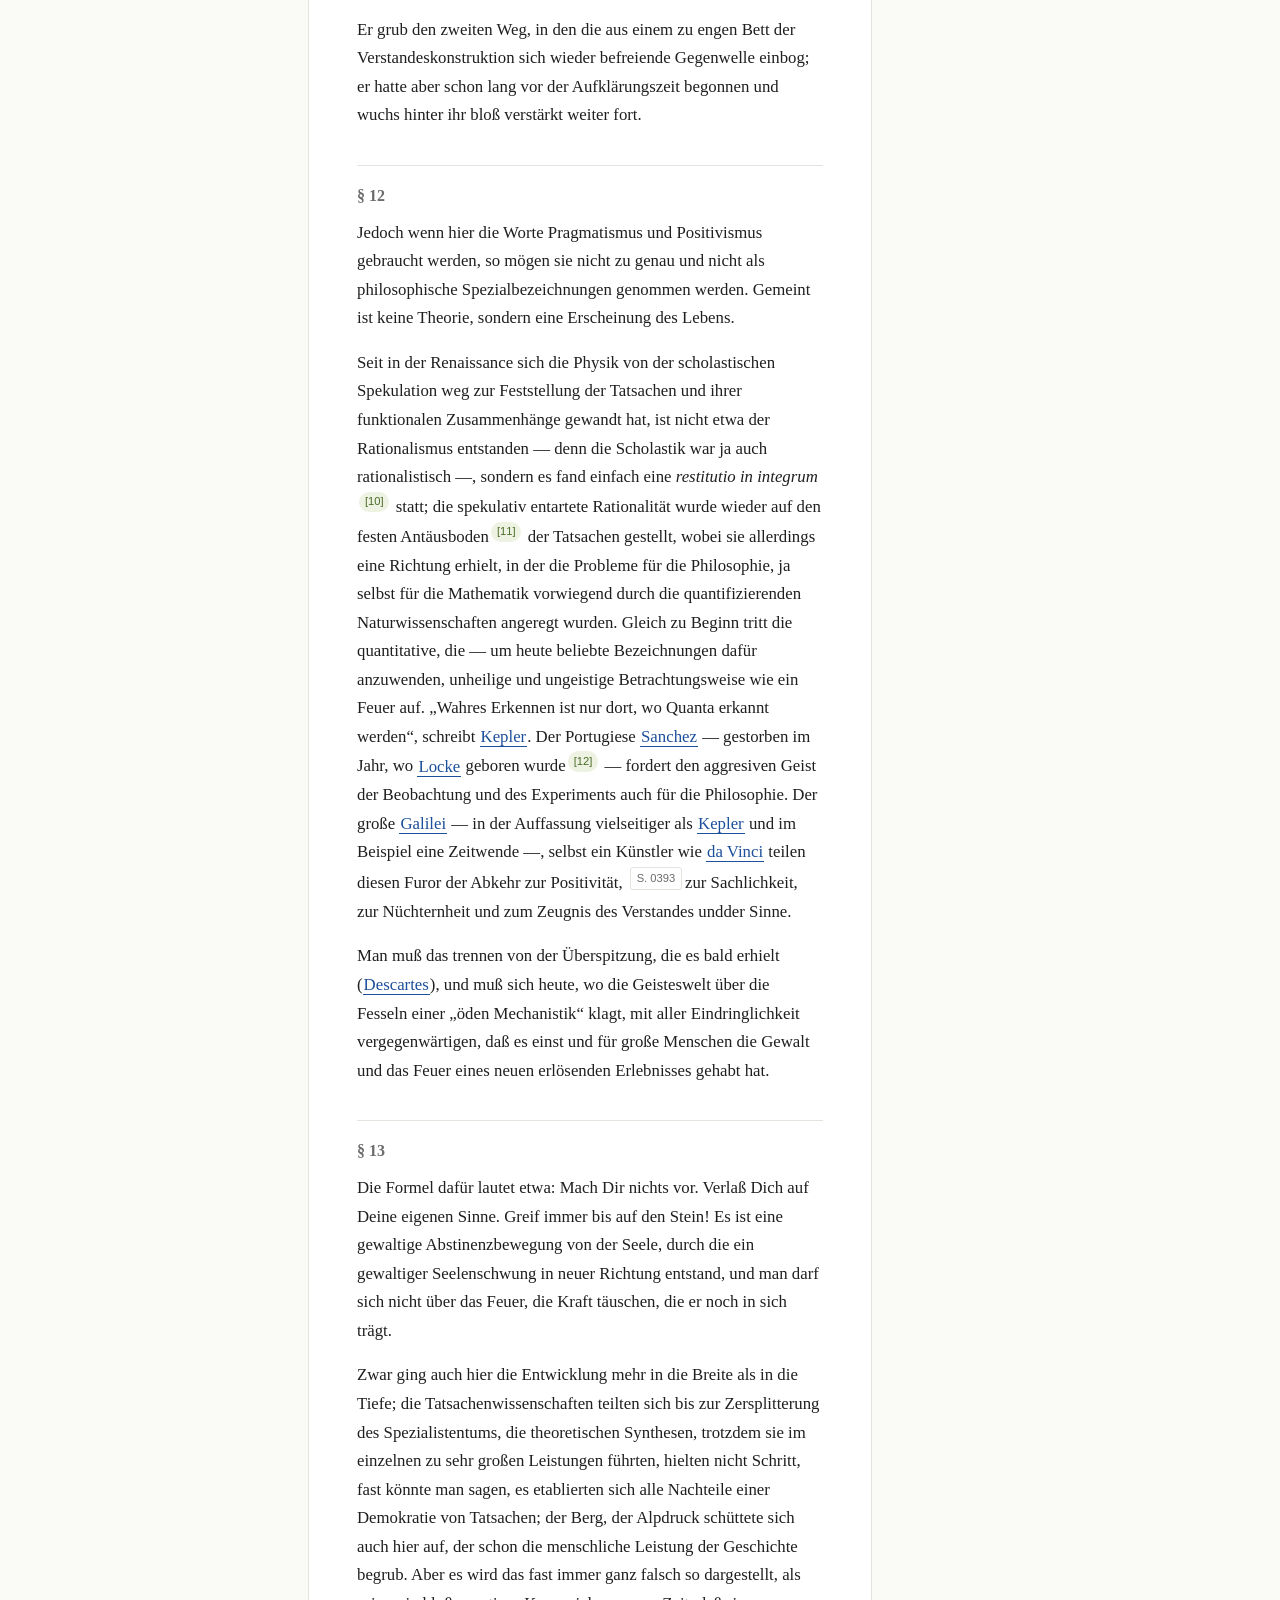
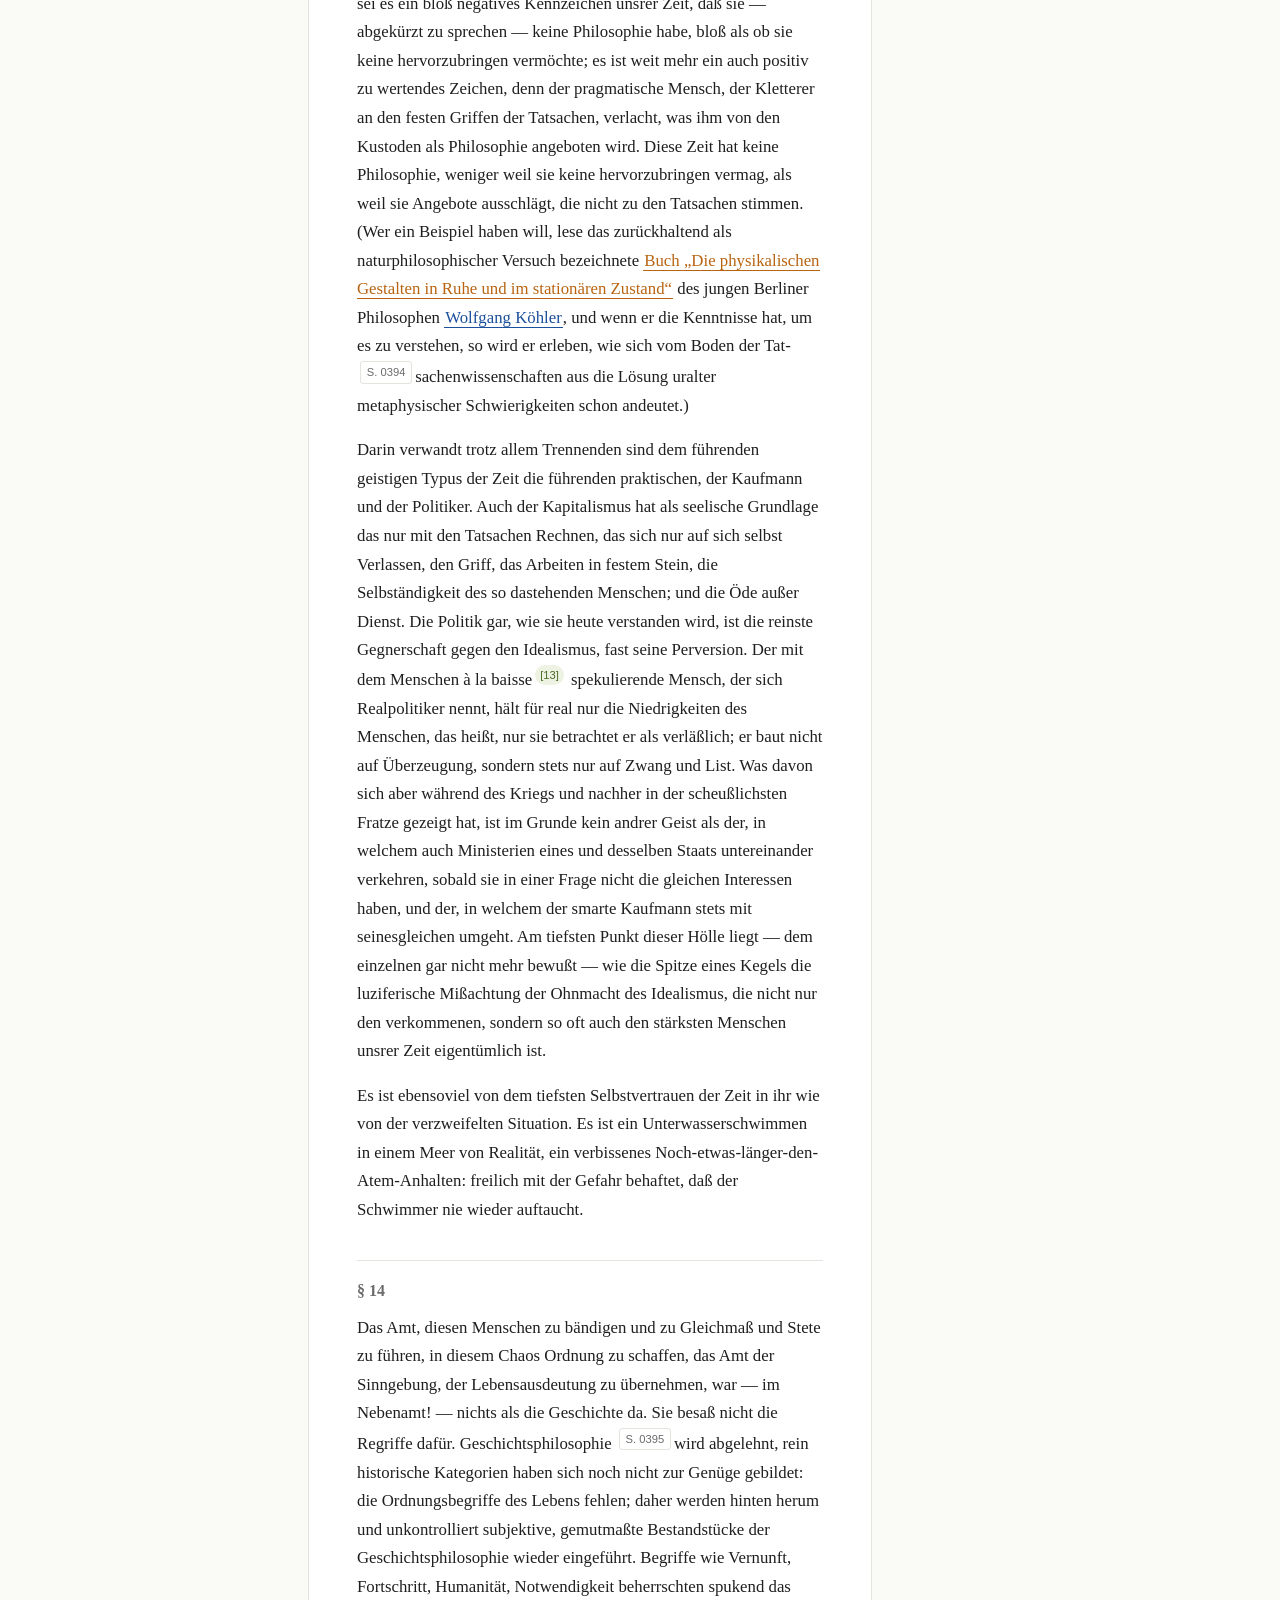
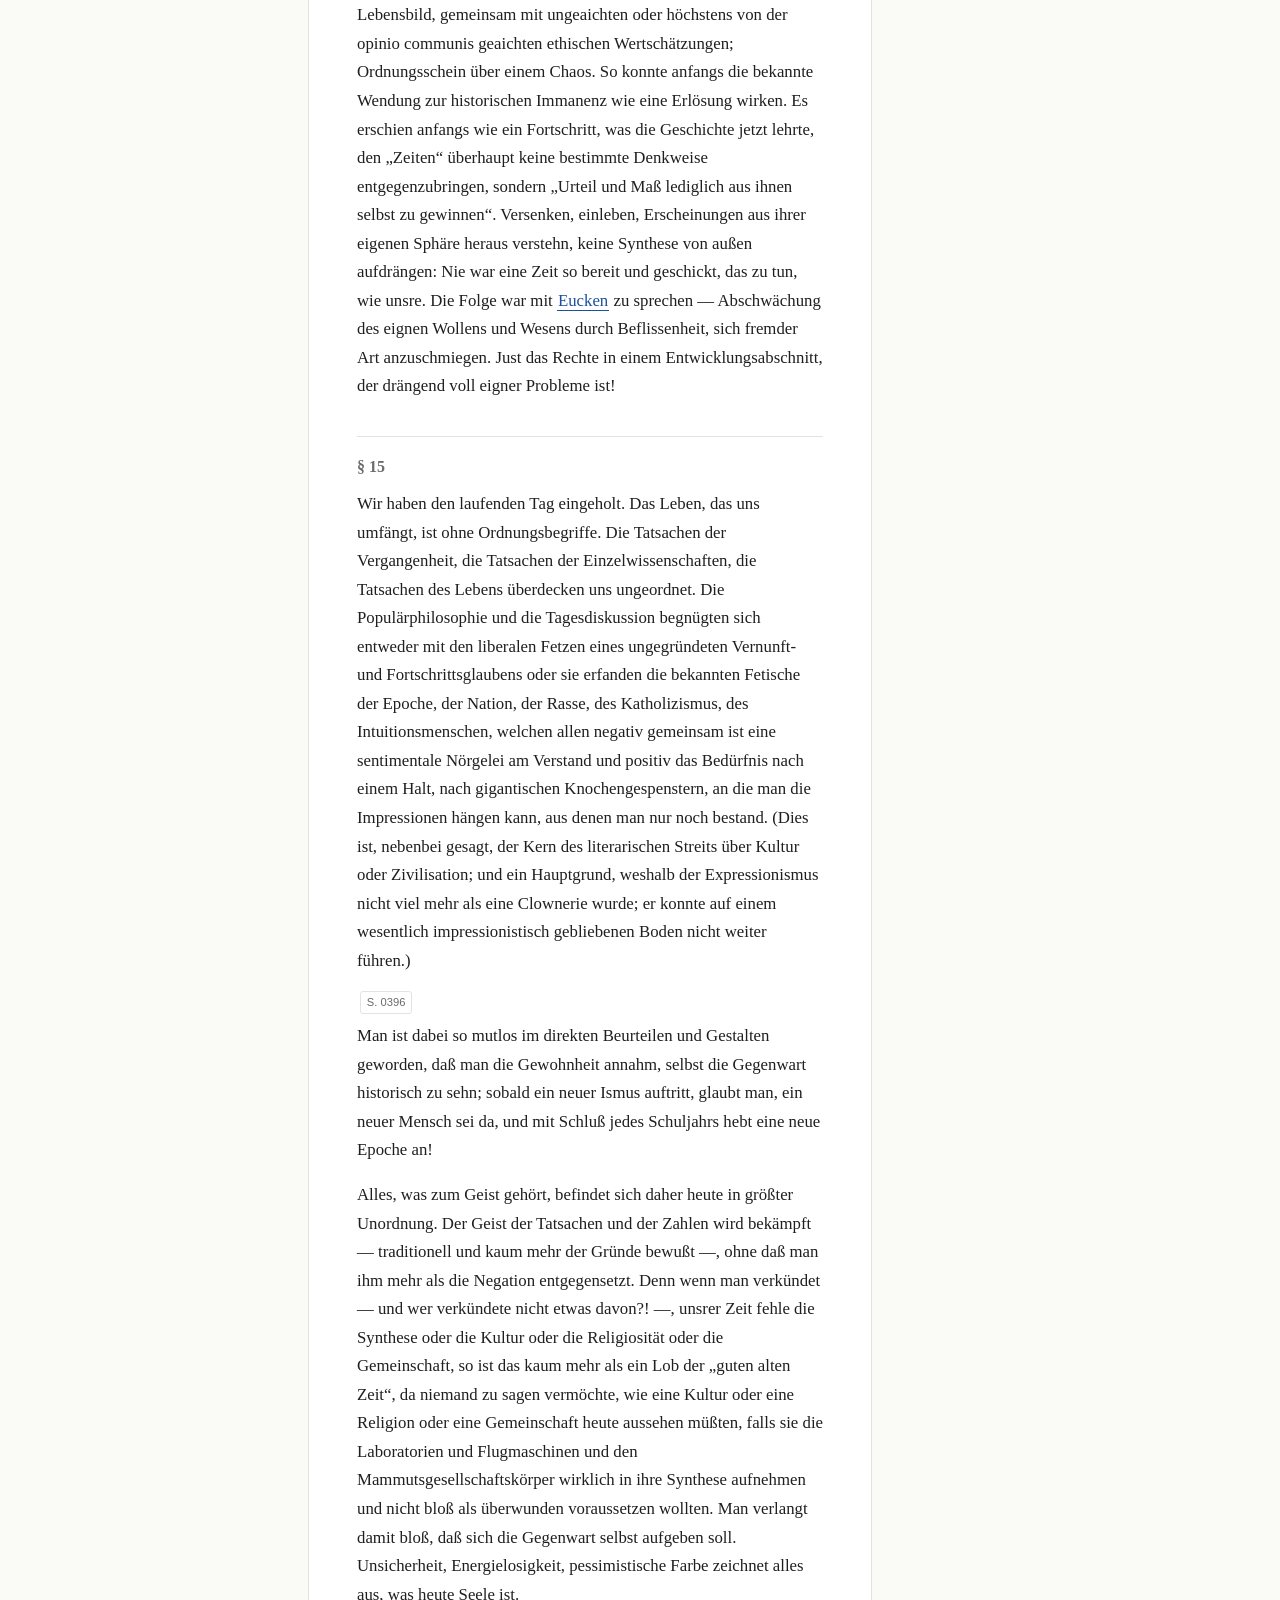
<file: viewer/index.html>
<!DOCTYPE html>
<html lang="de">
<head>
  <meta charset="utf-8" />
  <title>Robert Musil – Das hilflose Europa</title>
  <link rel="icon" type="image/svg+xml" href="../favicon.svg" />
  <link rel="canonical" href="https://ottosmops.github.io/Das-hilflose-Europa/" />
  <meta name="description" content="Robert Musils Essay von 1922 als annotierte TEI-Edition: Personen, Orte und Werke mit Normdaten (GND, Wikidata, GeoNames) und erklärenden Kommentaren auf Abiturniveau." />

  <meta property="og:type" content="article" />
  <meta property="og:locale" content="de_DE" />
  <meta property="og:site_name" content="Das hilflose Europa – TEI-Edition" />
  <meta property="og:title" content="Das hilflose Europa – Robert Musil (1922)" />
  <meta property="og:description" content="Annotierte TEI-Leseausgabe mit Personen-, Orts- und Werkregister, Normdaten-Verknüpfung und erklärenden Kommentaren." />
  <meta property="og:url" content="https://ottosmops.github.io/Das-hilflose-Europa/" />
  <meta property="og:image" content="https://ottosmops.github.io/Das-hilflose-Europa/assets/og-banner.jpg" />
  <meta property="og:image:width" content="1200" />
  <meta property="og:image:height" content="630" />
  <meta property="og:image:alt" content="Porträt Robert Musils (Foto, 1930) neben dem Titel „Das hilflose Europa, oder Reise vom Hundertsten ins Tausendste, Robert Musil · 1922“." />

  <meta name="twitter:card" content="summary_large_image" />
  <meta name="twitter:title" content="Das hilflose Europa – Robert Musil (1922)" />
  <meta name="twitter:description" content="Annotierte TEI-Leseausgabe mit Register und Normdaten." />
  <meta name="twitter:image" content="https://ottosmops.github.io/Das-hilflose-Europa/assets/og-banner.jpg" />

  <meta http-equiv="refresh" content="0; url=../" />
  <script>location.replace("../");</script>
  <style>
    body { font-family: -apple-system, BlinkMacSystemFont, "Segoe UI", sans-serif; max-width: 36rem; margin: 4rem auto; padding: 0 1rem; color: #333; }
    a { color: #2b3a55; }
  </style>
</head>
<body>
  <h1>Das hilflose Europa</h1>
  <p>Weiterleitung zur <a href="../">annotierten Leseansicht</a> …</p>
</body>
</html>
</file>
<file: viewer.css>
:root {
  --bg: #fafaf7;
  --paper: #ffffff;
  --ink: #1f1f1f;
  --muted: #6b6b6b;
  --rule: #e5e3dd;
  --accent: #2b3a55;

  --person: #1c4f9c;
  --person-bg: #e8efff;
  --place: #2e7d32;
  --place-bg: #e8f5e9;
  --bibl: #b86412;
  --bibl-bg: #fff3e0;

  --note-ak: #6b4226;
  --note-claude: #4a6b26;

  --serif: "Iowan Old Style", "Charter", "Source Serif Pro", "Cambria", Georgia, serif;
  --sans: -apple-system, BlinkMacSystemFont, "Inter", "Segoe UI", Roboto, sans-serif;
}

* { box-sizing: border-box; }

html, body { margin: 0; padding: 0; min-height: 100%; background: var(--bg); color: var(--ink); font-family: var(--serif); }

/* ─── Top bar ──────────────────────────────────────────── */
.topbar-wrap {
  position: sticky;
  top: 0;
  z-index: 10;
  background: var(--paper);
}
.topbar {
  display: flex;
  justify-content: space-between;
  align-items: center;
  gap: 1rem;
  padding: 0.75rem 1.25rem;
  background: var(--paper);
  border-bottom: 1px solid var(--rule);
  font-family: var(--sans);
  flex-wrap: wrap;
}
.topbar h1 { font-family: var(--serif); font-size: 1.15rem; margin: 0; font-weight: 600; }
.topbar .subtitle { color: var(--muted); font-size: 0.85rem; margin-left: 0.6rem; }
.topbar-right { display: flex; gap: 1rem; align-items: center; flex-wrap: wrap; }
#search {
  padding: 0.4rem 0.7rem;
  border: 1px solid var(--rule);
  border-radius: 6px;
  font-size: 0.9rem;
  min-width: 240px;
  font-family: var(--sans);
}
.filters { display: flex; gap: 0.85rem; align-items: center; font-size: 0.85rem; color: var(--muted); }
.filter { display: inline-flex; gap: 0.3rem; align-items: center; cursor: pointer; }
.filter input { margin: 0; }
.filter.notes select { font-family: var(--sans); padding: 0.2rem 0.3rem; border: 1px solid var(--rule); border-radius: 4px; }
.dot { display: inline-block; width: 10px; height: 10px; border-radius: 50%; }
.dot.person { background: var(--person); }
.dot.place { background: var(--place); }
.dot.bibl { background: var(--bibl); }
.meta-links { display: flex; gap: 0.5rem; align-items: center; }
.meta-link {
  font-size: 0.8rem;
  color: var(--muted);
  text-decoration: none;
  padding: 0.25rem 0.55rem;
  border: 1px solid var(--rule);
  border-radius: 4px;
  white-space: nowrap;
  transition: border-color 0.12s, color 0.12s, background-color 0.12s;
}
.meta-link:hover { color: var(--accent); border-color: var(--accent); background: rgba(43,58,85,0.04); }

/* ─── Layout ───────────────────────────────────────────── */
main {
  display: grid;
  grid-template-columns: minmax(220px, 260px) minmax(0, 1fr) minmax(280px, 360px);
  gap: 1.5rem;
  padding: 1.5rem;
  max-width: 1500px;
  margin: 0 auto;
  align-items: start;
}

@media (max-width: 1100px) {
  main { grid-template-columns: 220px minmax(0, 1fr); }
  .detail { grid-column: span 2; }
}
@media (max-width: 720px) {
  main { grid-template-columns: 1fr; }
  .index, .detail { grid-column: 1; }
}

/* ─── Index sidebar ────────────────────────────────────── */
.index { position: sticky; top: 4rem; max-height: calc(100vh - 5rem); overflow-y: auto; font-family: var(--sans); font-size: 0.85rem; }
.index-section { margin-bottom: 1rem; }
.index-section h2 {
  font-size: 0.8rem;
  text-transform: uppercase;
  letter-spacing: 0.08em;
  color: var(--muted);
  margin: 0 0 0.4rem 0;
  cursor: pointer;
  user-select: none;
  display: flex;
  justify-content: space-between;
  align-items: center;
}
.index-section h2 .count { color: var(--muted); font-weight: 400; font-size: 0.75rem; }
.index-section ul {
  list-style: none;
  padding: 0;
  margin: 0;
  border-left: 1px solid var(--rule);
}
.index-section li {
  padding: 0.2rem 0.5rem;
  cursor: pointer;
  color: var(--ink);
  border-left: 2px solid transparent;
  margin-left: -1px;
}
.index-section li:hover { background: rgba(0,0,0,0.04); }
.index-section li.active { border-left-color: var(--accent); background: rgba(43,58,85,0.06); }
.index-section li .meta { color: var(--muted); font-size: 0.75rem; }
.index-section.collapsed ul { display: none; }

/* ─── Reading column ───────────────────────────────────── */
.reading {
  background: var(--paper);
  padding: 2.5rem 3rem 3rem;
  border: 1px solid var(--rule);
  border-radius: 4px;
  line-height: 1.7;
  font-size: 1.05rem;
  position: relative;
}
.reading h2.tei-head {
  font-family: var(--serif);
  font-weight: 600;
  font-size: 1rem;
  color: var(--muted);
  margin: 2.2rem 0 0.6rem 0;
  border-top: 1px solid var(--rule);
  padding-top: 1rem;
}
.reading h1.tei-title {
  font-size: 1.7rem;
  font-weight: 700;
  text-align: center;
  margin: 0 0 2rem 0;
  letter-spacing: 0.04em;
}
.reading h1.tei-title small {
  display: block;
  font-size: 0.95rem;
  font-weight: 400;
  color: var(--muted);
  margin-top: 0.5rem;
  letter-spacing: normal;
}
.reading .preface {
  font-style: italic;
  color: var(--muted);
  border-left: 3px solid var(--rule);
  padding-left: 1rem;
  margin: 1.5rem 0 2rem;
}
.reading p { margin: 0 0 1rem; }

.reading .pb {
  display: inline-block;
  font-family: var(--sans);
  font-size: 0.7rem;
  color: var(--muted);
  background: transparent;
  border: 1px solid var(--rule);
  border-radius: 3px;
  padding: 0.05rem 0.35rem;
  vertical-align: super;
  text-decoration: none;
  margin: 0 0.2rem;
  cursor: pointer;
  user-select: none;
}
.reading .pb:hover { background: var(--rule); }

.reading .foreign { font-style: italic; }
.reading .sic { text-decoration: underline wavy var(--bibl); text-decoration-skip-ink: none; }
.reading .title { font-style: italic; }

/* Entities */
.entity {
  cursor: pointer;
  border-bottom: 1px solid currentColor;
  padding: 0 1px;
  transition: background-color 0.12s ease;
}
.entity-person { color: var(--person); }
.entity-place { color: var(--place); }
.entity-bibl { color: var(--bibl); }
.entity-person:hover, .entity-person.active { background: var(--person-bg); }
.entity-place:hover, .entity-place.active { background: var(--place-bg); }
.entity-bibl:hover, .entity-bibl.active { background: var(--bibl-bg); }

/* Filter visibility */
.reading.no-person .entity-person { color: inherit; border-bottom: none; cursor: text; }
.reading.no-place .entity-place { color: inherit; border-bottom: none; cursor: text; }
.reading.no-bibl .entity-bibl { color: inherit; border-bottom: none; cursor: text; }

/* Notes */
.reading .note {
  display: inline-block;
  font-family: var(--sans);
  font-size: 0.7rem;
  vertical-align: super;
  margin: 0 0.15rem;
  padding: 0.05rem 0.35rem;
  border-radius: 999px;
  background: var(--rule);
  color: var(--muted);
  cursor: pointer;
  user-select: none;
}
.reading .note[data-resp="ak"] { background: #efe5db; color: var(--note-ak); }
.reading .note[data-resp="#claude"] { background: #edf2e2; color: var(--note-claude); }
.reading.notes-ak .note:not([data-resp="ak"]),
.reading.notes-claude .note:not([data-resp="#claude"]),
.reading.notes-none .note { display: none; }

.note-body {
  display: none;
  background: #fffdf6;
  border-left: 3px solid var(--note-ak);
  padding: 0.6rem 0.8rem;
  margin: 0.4rem 0 0.6rem;
  font-size: 0.92rem;
  font-family: var(--sans);
  line-height: 1.5;
  color: #333;
}
.note-body[data-resp="#claude"] { border-left-color: var(--note-claude); background: #fbfdf6; }
.note-body.open { display: block; }
.note-body .resp-tag { color: var(--muted); font-size: 0.75rem; text-transform: uppercase; letter-spacing: 0.05em; margin-bottom: 0.3rem; }

/* Search highlight */
.reading mark.match { background: #fff3a3; padding: 0 1px; border-radius: 2px; }
.reading mark.match.current { background: #ffb938; outline: 2px solid #ffb938; }

/* Search results panel */
.search-results {
  background: #fffdf6;
  border-bottom: 1px solid var(--rule);
  padding: 0.6rem 1.25rem 0.8rem;
  max-height: 280px;
  overflow-y: auto;
  font-family: var(--sans);
  font-size: 0.85rem;
}
.search-results[hidden] { display: none; }
.sr-header {
  display: flex;
  justify-content: space-between;
  align-items: center;
  gap: 1rem;
  color: var(--muted);
  font-size: 0.8rem;
  margin-bottom: 0.4rem;
}
.sr-header .sr-count { color: var(--ink); font-weight: 600; }
.sr-close {
  background: transparent;
  border: none;
  color: var(--muted);
  cursor: pointer;
  font-size: 1rem;
  padding: 0 0.4rem;
  line-height: 1;
}
.sr-close:hover { color: var(--ink); }
.sr-list {
  list-style: none;
  padding: 0;
  margin: 0;
  display: flex;
  flex-direction: column;
  gap: 0.15rem;
}
.sr-item {
  display: flex;
  gap: 0.6rem;
  align-items: baseline;
  padding: 0.25rem 0.4rem;
  border-radius: 3px;
  cursor: pointer;
  line-height: 1.4;
}
.sr-item:hover { background: rgba(43,58,85,0.06); }
.sr-section {
  flex: 0 0 auto;
  min-width: 2.6rem;
  font-size: 0.72rem;
  text-transform: uppercase;
  letter-spacing: 0.05em;
  color: var(--muted);
  font-weight: 500;
}
.sr-snippet {
  flex: 1;
  color: var(--ink);
}
.sr-snippet b.sr-match { background: #fff3a3; padding: 0 1px; border-radius: 2px; font-weight: 600; }
.sr-empty { padding: 0.2rem 0; color: var(--muted); }

/* Active scroll target highlight */
.reading .target-flash {
  animation: flash 1.6s ease-out;
}
@keyframes flash {
  0% { background: #fff3a3; }
  100% { background: transparent; }
}

/* ─── Detail sidebar ───────────────────────────────────── */
.detail {
  position: sticky;
  top: 4rem;
  max-height: calc(100vh - 5rem);
  overflow-y: auto;
  background: var(--paper);
  border: 1px solid var(--rule);
  border-radius: 4px;
  padding: 1.25rem 1.4rem;
  font-family: var(--sans);
  font-size: 0.9rem;
  line-height: 1.5;
}
.detail-empty { color: var(--muted); font-size: 0.88rem; }
.detail-empty .legend { display: flex; gap: 0.4rem; flex-wrap: wrap; margin-top: 1rem; font-size: 0.8rem; }
.detail-empty .legend .entity { cursor: default; }

.detail-header { display: flex; justify-content: space-between; align-items: baseline; margin-bottom: 0.5rem; }
.detail-header h2 { margin: 0; font-size: 1.05rem; font-family: var(--serif); font-weight: 600; }
.detail-header .type-tag {
  font-size: 0.7rem;
  text-transform: uppercase;
  letter-spacing: 0.06em;
  padding: 0.1rem 0.4rem;
  border-radius: 3px;
  font-weight: 500;
}
.detail-header .type-tag.person { background: var(--person-bg); color: var(--person); }
.detail-header .type-tag.place { background: var(--place-bg); color: var(--place); }
.detail-header .type-tag.bibl { background: var(--bibl-bg); color: var(--bibl); }

.detail .lifespan { color: var(--muted); font-size: 0.85rem; margin-bottom: 0.6rem; }
.detail .detail-note { background: #fbf8f0; border-left: 3px solid var(--rule); padding: 0.5rem 0.7rem; margin: 0.6rem 0; font-size: 0.88rem; }
.detail .detail-note.cert-medium { border-left-color: #c98a35; background: #fef5e6; }
.detail .detail-note.cert-medium::before {
  content: "⚠️ Identifikation unsicher · ";
  color: #a06420;
  font-weight: 600;
  font-size: 0.78rem;
}

.detail .ids { list-style: none; padding: 0; margin: 0.7rem 0 0; }
.detail .ids li { margin: 0.25rem 0; }
.detail .ids a {
  color: var(--accent);
  text-decoration: none;
  border-bottom: 1px dotted var(--accent);
}
.detail .ids a:hover { border-bottom-style: solid; }
.detail .ids .id-type {
  display: inline-block;
  min-width: 70px;
  font-size: 0.72rem;
  text-transform: uppercase;
  letter-spacing: 0.06em;
  color: var(--muted);
  font-weight: 500;
}
.detail .ids .cert-medium::after { content: " ?"; color: #a06420; }

.detail .mentions { margin-top: 1rem; padding-top: 0.8rem; border-top: 1px solid var(--rule); }
.detail .mentions h3 { font-size: 0.78rem; text-transform: uppercase; letter-spacing: 0.06em; color: var(--muted); margin: 0 0 0.4rem 0; font-family: var(--sans); font-weight: 500; }
.detail .mentions ol { padding-left: 1.2rem; margin: 0; font-size: 0.85rem; }
.detail .mentions li { cursor: pointer; padding: 0.15rem 0; color: var(--accent); }
.detail .mentions li:hover { text-decoration: underline; }
.detail .mentions li .snippet { color: var(--ink); font-style: italic; }

/* ─── Tooltip ──────────────────────────────────────────── */
.tooltip {
  position: fixed;
  z-index: 100;
  background: #1f1f1f;
  color: #f5f5f5;
  padding: 0.5rem 0.7rem;
  border-radius: 4px;
  font-family: var(--sans);
  font-size: 0.82rem;
  line-height: 1.4;
  max-width: 320px;
  pointer-events: none;
  box-shadow: 0 6px 24px rgba(0,0,0,0.25);
}
.tooltip .tt-title { font-weight: 600; }
.tooltip .tt-meta { color: #b8b8b8; font-size: 0.75rem; margin-top: 0.1rem; }
.tooltip .tt-note { margin-top: 0.3rem; font-style: italic; color: #ddd; }
.tooltip .tt-hint { margin-top: 0.4rem; font-size: 0.7rem; color: #888; }
.tooltip[hidden] { display: none; }

.loading, .error {
  padding: 2rem;
  text-align: center;
  color: var(--muted);
  font-family: var(--sans);
}
.error { color: #b71c1c; }
.error code { background: #fbe9e7; padding: 0.1rem 0.3rem; border-radius: 3px; }
</file>
